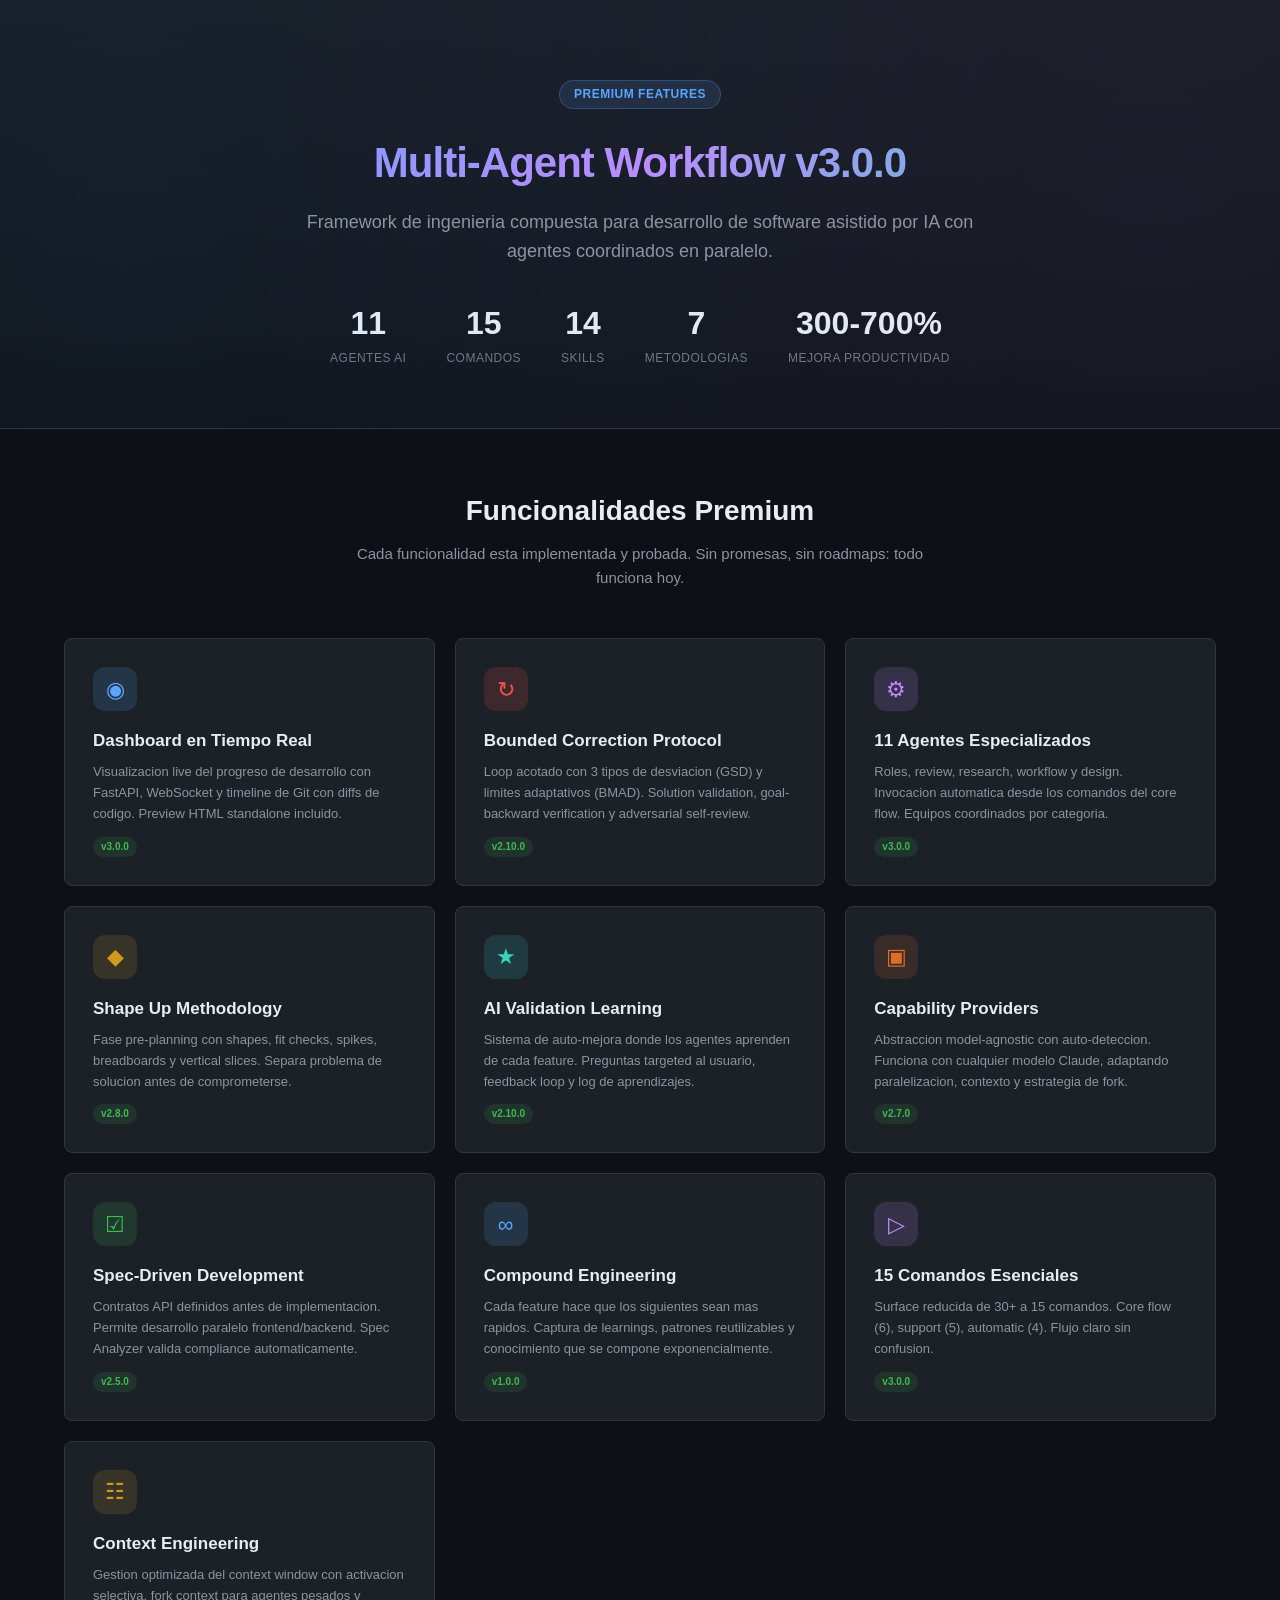
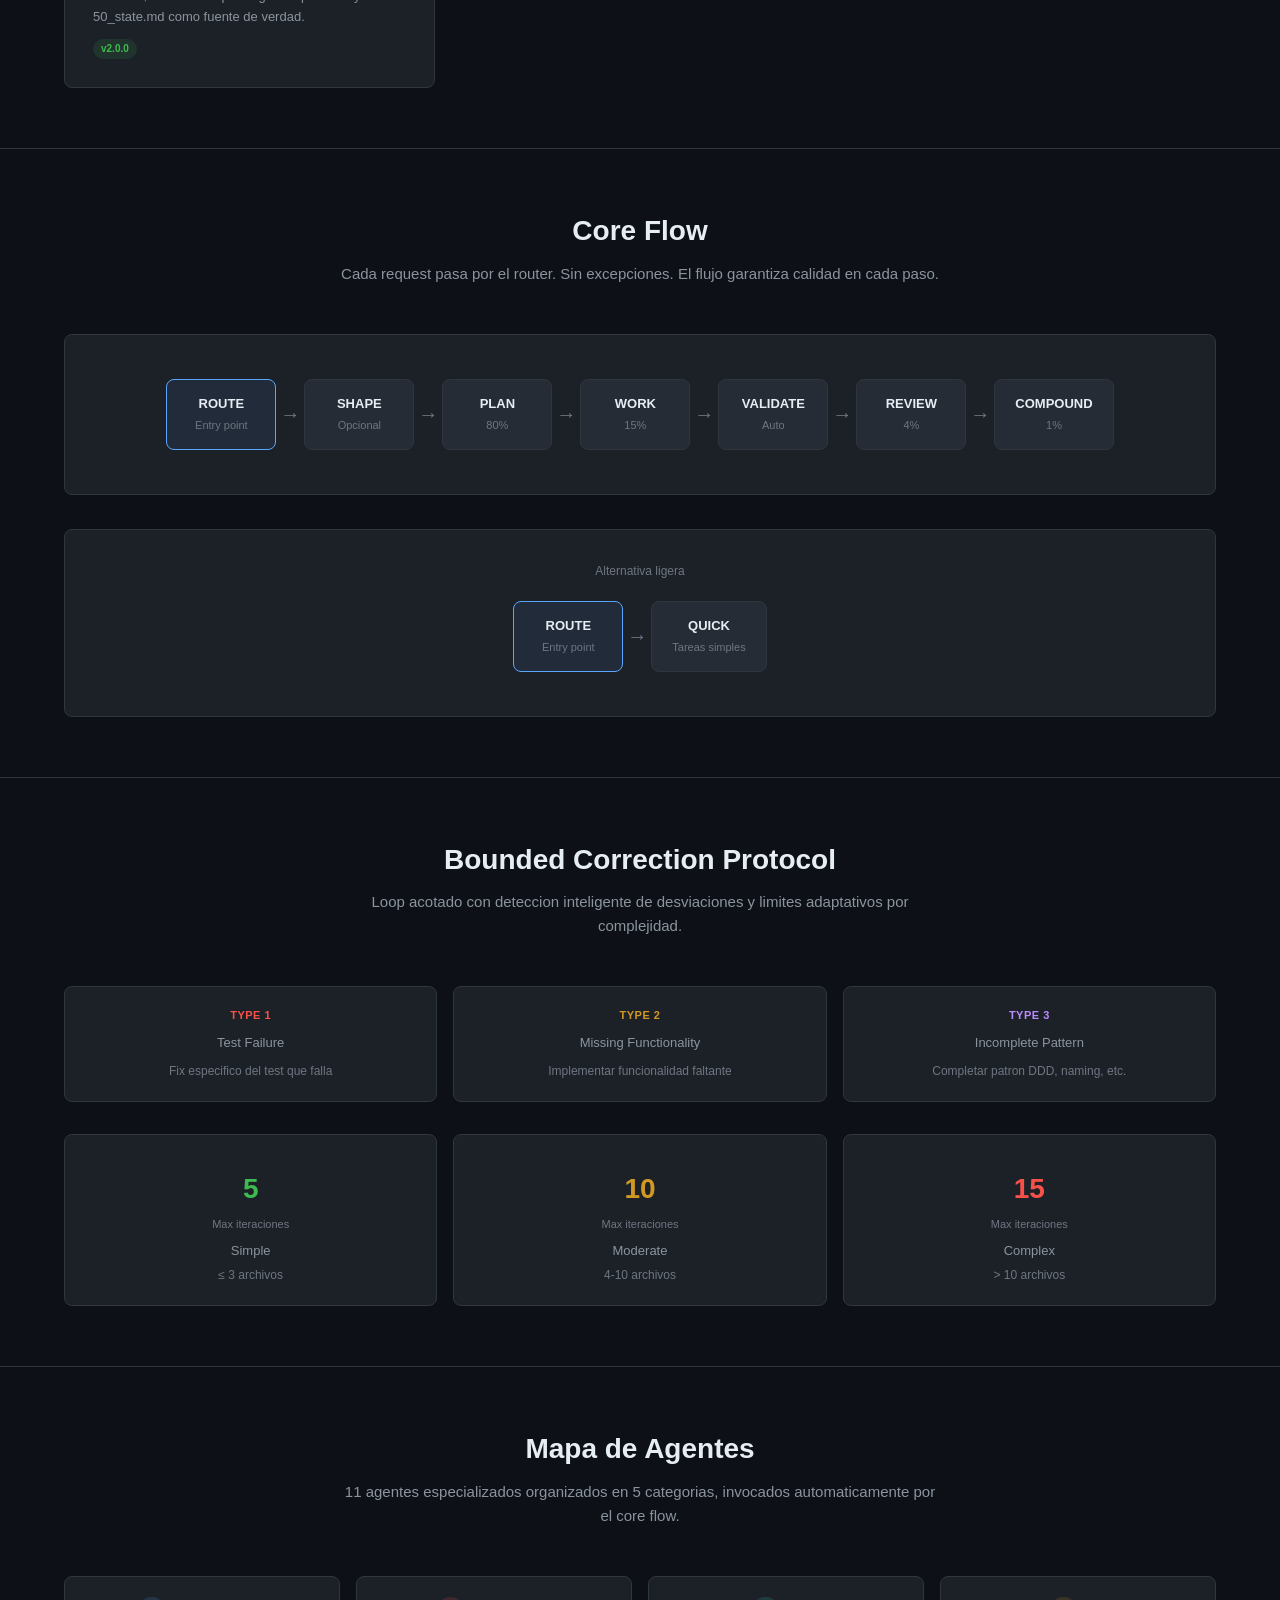
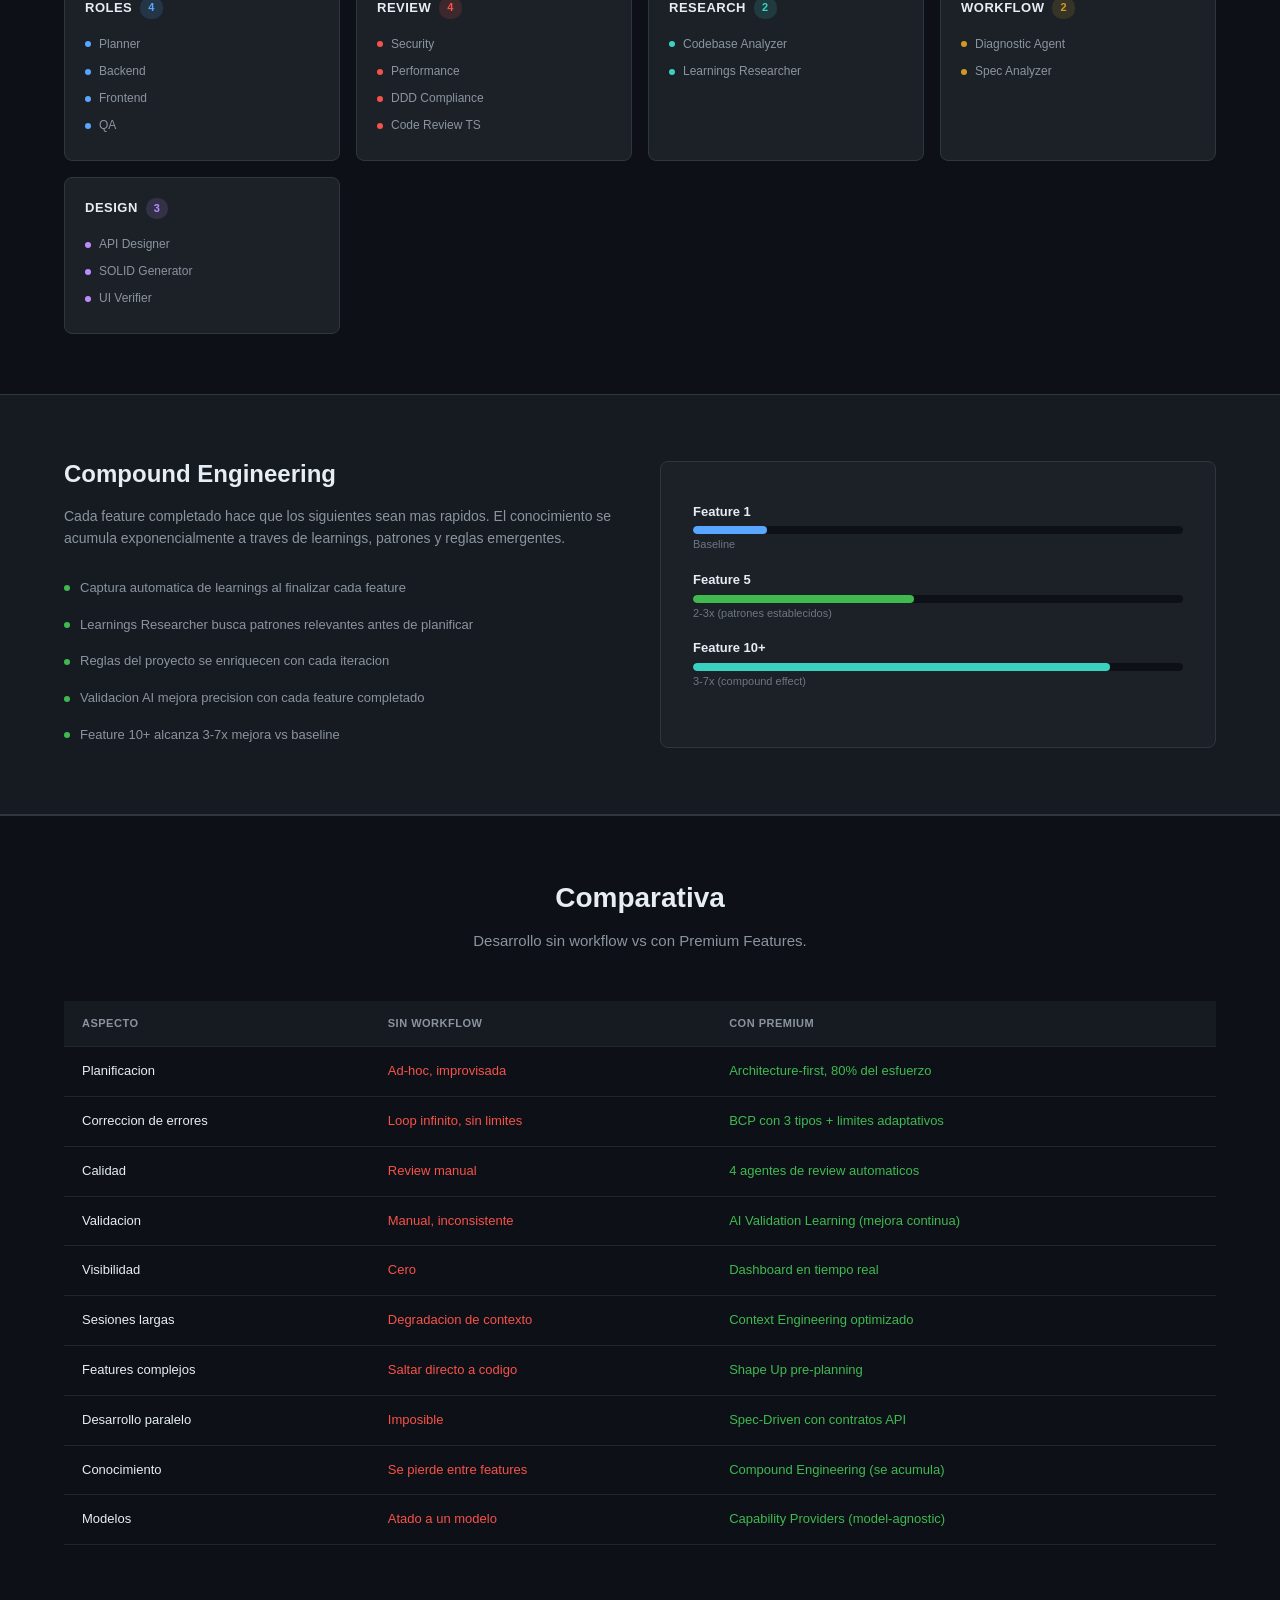
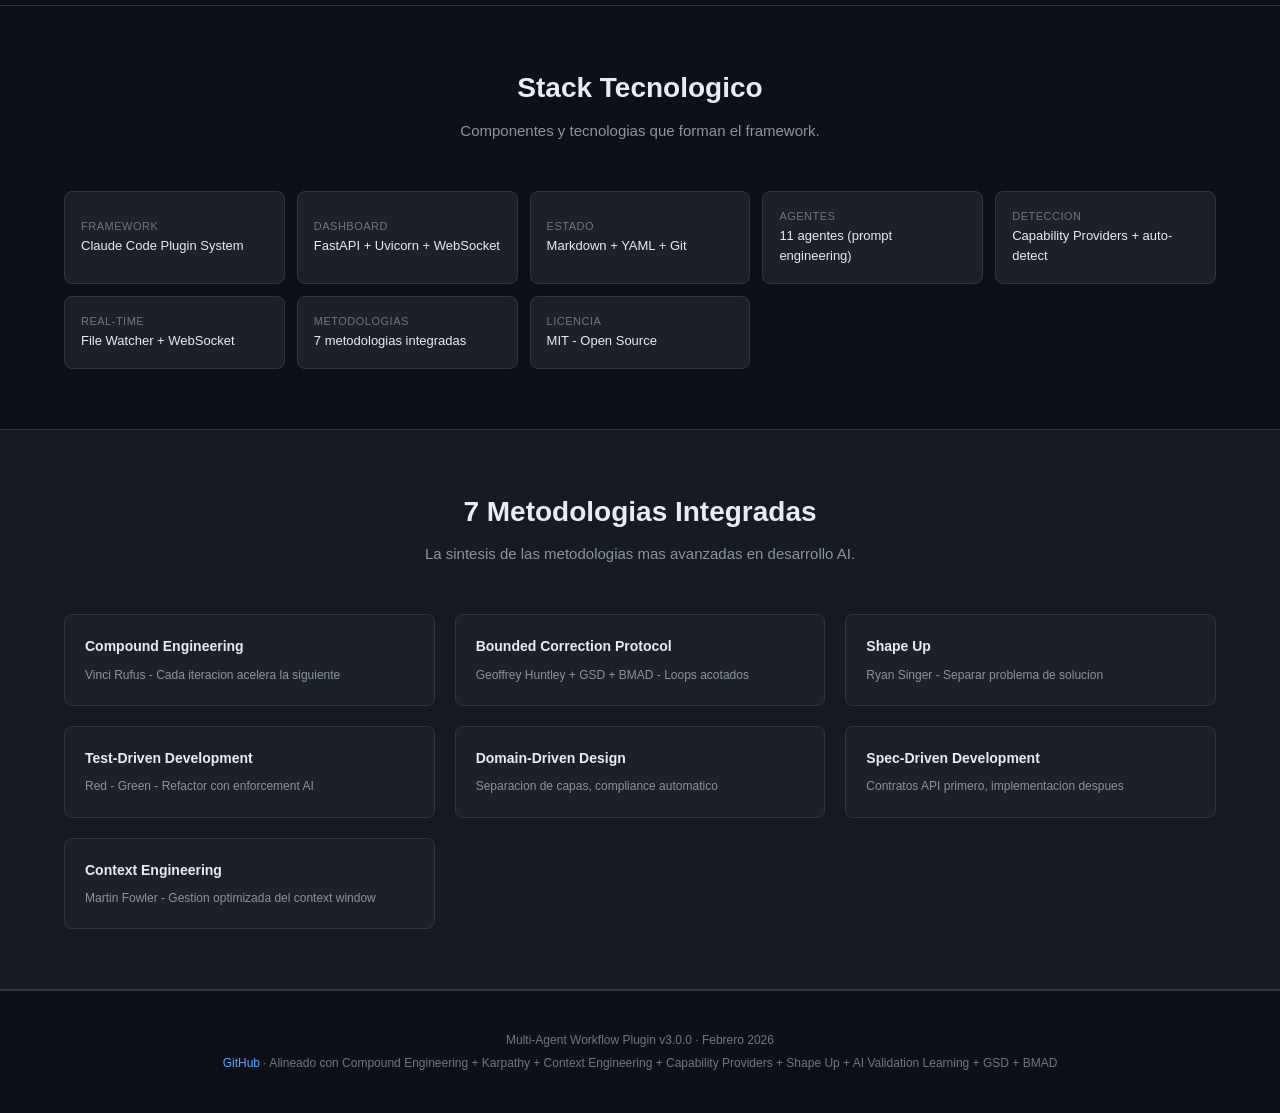
<file: premium.html>
<!DOCTYPE html>
<html lang="es">
<head>
<meta charset="UTF-8">
<meta name="viewport" content="width=device-width, initial-scale=1.0">
<title>Premium Features - Multi-Agent Workflow v3.0.0</title>
<style>
:root{--bg0:#0d1117;--bg1:#161b22;--bg2:#1c2128;--bg3:#262c36;--bd:#30363d;--bd2:#21262d;--t1:#e6edf3;--t2:#8b949e;--t3:#6e7681;--blue:#58a6ff;--green:#3fb950;--yellow:#d29922;--red:#f85149;--purple:#bc8cff;--cyan:#39d2c0;--orange:#db6d28;--r:8px;--rs:4px;--gradient:linear-gradient(135deg,#58a6ff 0%,#bc8cff 50%,#39d2c0 100%)}
*{margin:0;padding:0;box-sizing:border-box}
body{font-family:-apple-system,BlinkMacSystemFont,'Segoe UI',Helvetica,Arial,sans-serif;background:var(--bg0);color:var(--t1);line-height:1.6;font-size:14px}
a{color:var(--blue);text-decoration:none}
a:hover{text-decoration:underline}

/* Hero */
.hero{text-align:center;padding:80px 24px 60px;background:linear-gradient(180deg,var(--bg1) 0%,var(--bg0) 100%);border-bottom:1px solid var(--bd);position:relative;overflow:hidden}
.hero::before{content:'';position:absolute;top:-50%;left:-50%;width:200%;height:200%;background:radial-gradient(circle at 30% 50%,rgba(88,166,255,.06) 0%,transparent 50%),radial-gradient(circle at 70% 50%,rgba(188,140,255,.06) 0%,transparent 50%);pointer-events:none}
.hero-badge{display:inline-block;padding:4px 14px;border-radius:20px;font-size:12px;font-weight:600;letter-spacing:.5px;background:rgba(88,166,255,.12);color:var(--blue);border:1px solid rgba(88,166,255,.25);margin-bottom:20px}
.hero h1{font-size:42px;font-weight:700;letter-spacing:-1px;margin-bottom:12px;background:var(--gradient);-webkit-background-clip:text;-webkit-text-fill-color:transparent;background-clip:text}
.hero p{font-size:18px;color:var(--t2);max-width:680px;margin:0 auto 32px}
.hero-stats{display:flex;justify-content:center;gap:40px;flex-wrap:wrap}
.hero-stat{text-align:center}
.hero-stat .num{font-size:32px;font-weight:700;color:var(--t1)}
.hero-stat .label{font-size:12px;color:var(--t3);text-transform:uppercase;letter-spacing:.5px}

/* Container */
.container{max-width:1200px;margin:0 auto;padding:0 24px}

/* Section */
.section{padding:60px 0}
.section-header{text-align:center;margin-bottom:48px}
.section-header h2{font-size:28px;font-weight:700;margin-bottom:8px}
.section-header p{color:var(--t2);font-size:15px;max-width:600px;margin:0 auto}
.section-divider{border:none;border-top:1px solid var(--bd);margin:0}

/* Feature Grid */
.features-grid{display:grid;grid-template-columns:repeat(auto-fill,minmax(340px,1fr));gap:20px}
.feature-card{background:var(--bg2);border:1px solid var(--bd);border-radius:var(--r);padding:28px;transition:all .3s ease;position:relative;overflow:hidden}
.feature-card:hover{border-color:var(--blue);transform:translateY(-2px);box-shadow:0 8px 24px rgba(0,0,0,.3)}
.feature-card::after{content:'';position:absolute;top:0;left:0;right:0;height:3px;background:var(--gradient);opacity:0;transition:opacity .3s}
.feature-card:hover::after{opacity:1}
.feature-icon{width:44px;height:44px;border-radius:12px;display:flex;align-items:center;justify-content:center;font-size:22px;margin-bottom:16px}
.feature-card h3{font-size:17px;font-weight:600;margin-bottom:8px}
.feature-card p{font-size:13px;color:var(--t2);line-height:1.6}
.feature-version{display:inline-block;padding:2px 8px;border-radius:10px;font-size:10px;font-weight:600;background:rgba(63,185,80,.12);color:var(--green);margin-top:12px}

/* Icon backgrounds */
.icon-dashboard{background:rgba(88,166,255,.15);color:var(--blue)}
.icon-bcp{background:rgba(248,81,73,.15);color:var(--red)}
.icon-agents{background:rgba(188,140,255,.15);color:var(--purple)}
.icon-shape{background:rgba(210,153,34,.15);color:var(--yellow)}
.icon-learning{background:rgba(57,210,192,.15);color:var(--cyan)}
.icon-providers{background:rgba(219,109,40,.15);color:var(--orange)}
.icon-specs{background:rgba(63,185,80,.15);color:var(--green)}
.icon-compound{background:rgba(88,166,255,.15);color:var(--blue)}
.icon-commands{background:rgba(188,140,255,.15);color:var(--purple)}
.icon-context{background:rgba(210,153,34,.15);color:var(--yellow)}

/* Highlight Section */
.highlight{background:var(--bg1);border-top:1px solid var(--bd);border-bottom:1px solid var(--bd);padding:60px 0}
.highlight-grid{display:grid;grid-template-columns:1fr 1fr;gap:40px;align-items:center}
.highlight-content h2{font-size:24px;font-weight:700;margin-bottom:12px}
.highlight-content p{color:var(--t2);font-size:14px;margin-bottom:20px}
.highlight-list{list-style:none}
.highlight-list li{padding:8px 0;font-size:13px;color:var(--t2);display:flex;align-items:center;gap:10px}
.highlight-list li::before{content:'';width:6px;height:6px;border-radius:50%;background:var(--green);flex-shrink:0}

/* Flow Diagram */
.flow-diagram{background:var(--bg2);border:1px solid var(--bd);border-radius:var(--r);padding:32px;text-align:center;overflow-x:auto}
.flow-steps{display:flex;align-items:center;justify-content:center;gap:0;flex-wrap:wrap;padding:12px 0}
.flow-step{background:var(--bg3);border:1px solid var(--bd);border-radius:var(--r);padding:14px 20px;text-align:center;min-width:110px;position:relative}
.flow-step .name{font-size:13px;font-weight:600;color:var(--t1)}
.flow-step .weight{font-size:11px;color:var(--t3);margin-top:2px}
.flow-arrow{color:var(--t3);font-size:20px;padding:0 4px;flex-shrink:0}
.flow-step.active{border-color:var(--blue);background:rgba(88,166,255,.08)}

/* Comparison Table */
.comparison{overflow-x:auto}
.comparison table{width:100%;border-collapse:collapse;font-size:13px}
.comparison th,.comparison td{padding:14px 18px;text-align:left;border-bottom:1px solid var(--bd2)}
.comparison th{background:var(--bg1);color:var(--t2);font-size:11px;text-transform:uppercase;letter-spacing:.5px;font-weight:600}
.comparison td:first-child{font-weight:500;color:var(--t1)}
.comparison .col-without{color:var(--red)}
.comparison .col-with{color:var(--green)}
.comparison tr:hover td{background:var(--bg3)}

/* Agent Map */
.agent-map{display:grid;grid-template-columns:repeat(auto-fill,minmax(220px,1fr));gap:16px}
.agent-group{background:var(--bg2);border:1px solid var(--bd);border-radius:var(--r);padding:20px}
.agent-group-title{font-size:13px;font-weight:600;text-transform:uppercase;letter-spacing:.5px;margin-bottom:12px;display:flex;align-items:center;gap:8px}
.agent-group-count{font-size:11px;padding:2px 8px;border-radius:10px;font-weight:600}
.agent-item{font-size:12px;color:var(--t2);padding:4px 0;display:flex;align-items:center;gap:8px}
.agent-dot{width:6px;height:6px;border-radius:50%;flex-shrink:0}

/* BCP Section */
.bcp-grid{display:grid;grid-template-columns:repeat(3,1fr);gap:16px}
.bcp-card{background:var(--bg2);border:1px solid var(--bd);border-radius:var(--r);padding:20px;text-align:center}
.bcp-card .type{font-size:11px;text-transform:uppercase;letter-spacing:.5px;font-weight:600;margin-bottom:8px}
.bcp-card .desc{font-size:13px;color:var(--t2)}
.bcp-card .limit{font-size:28px;font-weight:700;margin:12px 0 4px}
.bcp-card .limit-label{font-size:11px;color:var(--t3)}

/* Tech Stack */
.tech-grid{display:grid;grid-template-columns:repeat(auto-fill,minmax(200px,1fr));gap:12px}
.tech-item{background:var(--bg2);border:1px solid var(--bd);border-radius:var(--r);padding:16px;display:flex;align-items:center;gap:12px}
.tech-label{font-size:11px;color:var(--t3);text-transform:uppercase;letter-spacing:.5px}
.tech-value{font-size:13px;font-weight:500;color:var(--t1)}

/* Footer */
.footer{text-align:center;padding:40px 24px;border-top:1px solid var(--bd);color:var(--t3);font-size:12px}
.footer a{color:var(--blue)}

/* Responsive */
@media(max-width:768px){
  .hero h1{font-size:28px}
  .hero p{font-size:15px}
  .hero-stats{gap:24px}
  .hero-stat .num{font-size:24px}
  .features-grid{grid-template-columns:1fr}
  .highlight-grid{grid-template-columns:1fr}
  .bcp-grid{grid-template-columns:1fr}
  .flow-steps{gap:8px}
  .agent-map{grid-template-columns:1fr 1fr}
}
@media(max-width:480px){
  .agent-map{grid-template-columns:1fr}
}
</style>
</head>
<body>

<!-- Hero -->
<header class="hero">
  <div class="hero-badge">PREMIUM FEATURES</div>
  <h1>Multi-Agent Workflow v3.0.0</h1>
  <p>Framework de ingenieria compuesta para desarrollo de software asistido por IA con agentes coordinados en paralelo.</p>
  <div class="hero-stats">
    <div class="hero-stat">
      <div class="num">11</div>
      <div class="label">Agentes AI</div>
    </div>
    <div class="hero-stat">
      <div class="num">15</div>
      <div class="label">Comandos</div>
    </div>
    <div class="hero-stat">
      <div class="num">14</div>
      <div class="label">Skills</div>
    </div>
    <div class="hero-stat">
      <div class="num">7</div>
      <div class="label">Metodologias</div>
    </div>
    <div class="hero-stat">
      <div class="num">300-700%</div>
      <div class="label">Mejora Productividad</div>
    </div>
  </div>
</header>

<!-- Core Features -->
<section class="section">
  <div class="container">
    <div class="section-header">
      <h2>Funcionalidades Premium</h2>
      <p>Cada funcionalidad esta implementada y probada. Sin promesas, sin roadmaps: todo funciona hoy.</p>
    </div>

    <div class="features-grid">
      <!-- 1. Dashboard -->
      <div class="feature-card">
        <div class="feature-icon icon-dashboard">&#9673;</div>
        <h3>Dashboard en Tiempo Real</h3>
        <p>Visualizacion live del progreso de desarrollo con FastAPI, WebSocket y timeline de Git con diffs de codigo. Preview HTML standalone incluido.</p>
        <div class="feature-version">v3.0.0</div>
      </div>

      <!-- 2. BCP -->
      <div class="feature-card">
        <div class="feature-icon icon-bcp">&#8635;</div>
        <h3>Bounded Correction Protocol</h3>
        <p>Loop acotado con 3 tipos de desviacion (GSD) y limites adaptativos (BMAD). Solution validation, goal-backward verification y adversarial self-review.</p>
        <div class="feature-version">v2.10.0</div>
      </div>

      <!-- 3. Agents -->
      <div class="feature-card">
        <div class="feature-icon icon-agents">&#9881;</div>
        <h3>11 Agentes Especializados</h3>
        <p>Roles, review, research, workflow y design. Invocacion automatica desde los comandos del core flow. Equipos coordinados por categoria.</p>
        <div class="feature-version">v3.0.0</div>
      </div>

      <!-- 4. Shape Up -->
      <div class="feature-card">
        <div class="feature-icon icon-shape">&#9670;</div>
        <h3>Shape Up Methodology</h3>
        <p>Fase pre-planning con shapes, fit checks, spikes, breadboards y vertical slices. Separa problema de solucion antes de comprometerse.</p>
        <div class="feature-version">v2.8.0</div>
      </div>

      <!-- 5. Validation Learning -->
      <div class="feature-card">
        <div class="feature-icon icon-learning">&#9733;</div>
        <h3>AI Validation Learning</h3>
        <p>Sistema de auto-mejora donde los agentes aprenden de cada feature. Preguntas targeted al usuario, feedback loop y log de aprendizajes.</p>
        <div class="feature-version">v2.10.0</div>
      </div>

      <!-- 6. Capability Providers -->
      <div class="feature-card">
        <div class="feature-icon icon-providers">&#9635;</div>
        <h3>Capability Providers</h3>
        <p>Abstraccion model-agnostic con auto-deteccion. Funciona con cualquier modelo Claude, adaptando paralelizacion, contexto y estrategia de fork.</p>
        <div class="feature-version">v2.7.0</div>
      </div>

      <!-- 7. Spec-Driven -->
      <div class="feature-card">
        <div class="feature-icon icon-specs">&#9745;</div>
        <h3>Spec-Driven Development</h3>
        <p>Contratos API definidos antes de implementacion. Permite desarrollo paralelo frontend/backend. Spec Analyzer valida compliance automaticamente.</p>
        <div class="feature-version">v2.5.0</div>
      </div>

      <!-- 8. Compound Engineering -->
      <div class="feature-card">
        <div class="feature-icon icon-compound">&#8734;</div>
        <h3>Compound Engineering</h3>
        <p>Cada feature hace que los siguientes sean mas rapidos. Captura de learnings, patrones reutilizables y conocimiento que se compone exponencialmente.</p>
        <div class="feature-version">v1.0.0</div>
      </div>

      <!-- 9. Commands -->
      <div class="feature-card">
        <div class="feature-icon icon-commands">&#9655;</div>
        <h3>15 Comandos Esenciales</h3>
        <p>Surface reducida de 30+ a 15 comandos. Core flow (6), support (5), automatic (4). Flujo claro sin confusion.</p>
        <div class="feature-version">v3.0.0</div>
      </div>

      <!-- 10. Context Engineering -->
      <div class="feature-card">
        <div class="feature-icon icon-context">&#9783;</div>
        <h3>Context Engineering</h3>
        <p>Gestion optimizada del context window con activacion selectiva, fork context para agentes pesados y 50_state.md como fuente de verdad.</p>
        <div class="feature-version">v2.0.0</div>
      </div>
    </div>
  </div>
</section>

<hr class="section-divider">

<!-- Workflow Flow -->
<section class="section">
  <div class="container">
    <div class="section-header">
      <h2>Core Flow</h2>
      <p>Cada request pasa por el router. Sin excepciones. El flujo garantiza calidad en cada paso.</p>
    </div>

    <div class="flow-diagram">
      <div class="flow-steps">
        <div class="flow-step active">
          <div class="name">ROUTE</div>
          <div class="weight">Entry point</div>
        </div>
        <div class="flow-arrow">&#8594;</div>
        <div class="flow-step">
          <div class="name">SHAPE</div>
          <div class="weight">Opcional</div>
        </div>
        <div class="flow-arrow">&#8594;</div>
        <div class="flow-step">
          <div class="name">PLAN</div>
          <div class="weight">80%</div>
        </div>
        <div class="flow-arrow">&#8594;</div>
        <div class="flow-step">
          <div class="name">WORK</div>
          <div class="weight">15%</div>
        </div>
        <div class="flow-arrow">&#8594;</div>
        <div class="flow-step">
          <div class="name">VALIDATE</div>
          <div class="weight">Auto</div>
        </div>
        <div class="flow-arrow">&#8594;</div>
        <div class="flow-step">
          <div class="name">REVIEW</div>
          <div class="weight">4%</div>
        </div>
        <div class="flow-arrow">&#8594;</div>
        <div class="flow-step">
          <div class="name">COMPOUND</div>
          <div class="weight">1%</div>
        </div>
      </div>
    </div>

    <br>
    <div class="flow-diagram" style="margin-top:12px">
      <div style="font-size:12px;color:var(--t3);margin-bottom:8px">Alternativa ligera</div>
      <div class="flow-steps">
        <div class="flow-step active">
          <div class="name">ROUTE</div>
          <div class="weight">Entry point</div>
        </div>
        <div class="flow-arrow">&#8594;</div>
        <div class="flow-step">
          <div class="name">QUICK</div>
          <div class="weight">Tareas simples</div>
        </div>
      </div>
    </div>
  </div>
</section>

<hr class="section-divider">

<!-- BCP Detail -->
<section class="section">
  <div class="container">
    <div class="section-header">
      <h2>Bounded Correction Protocol</h2>
      <p>Loop acotado con deteccion inteligente de desviaciones y limites adaptativos por complejidad.</p>
    </div>

    <div class="bcp-grid" style="margin-bottom:32px">
      <div class="bcp-card">
        <div class="type" style="color:var(--red)">Type 1</div>
        <div class="desc">Test Failure</div>
        <p style="font-size:12px;color:var(--t3);margin-top:8px">Fix especifico del test que falla</p>
      </div>
      <div class="bcp-card">
        <div class="type" style="color:var(--yellow)">Type 2</div>
        <div class="desc">Missing Functionality</div>
        <p style="font-size:12px;color:var(--t3);margin-top:8px">Implementar funcionalidad faltante</p>
      </div>
      <div class="bcp-card">
        <div class="type" style="color:var(--purple)">Type 3</div>
        <div class="desc">Incomplete Pattern</div>
        <p style="font-size:12px;color:var(--t3);margin-top:8px">Completar patron DDD, naming, etc.</p>
      </div>
    </div>

    <div class="bcp-grid">
      <div class="bcp-card">
        <div class="limit" style="color:var(--green)">5</div>
        <div class="limit-label">Max iteraciones</div>
        <div class="desc" style="margin-top:8px">Simple</div>
        <p style="font-size:12px;color:var(--t3);margin-top:4px">&le; 3 archivos</p>
      </div>
      <div class="bcp-card">
        <div class="limit" style="color:var(--yellow)">10</div>
        <div class="limit-label">Max iteraciones</div>
        <div class="desc" style="margin-top:8px">Moderate</div>
        <p style="font-size:12px;color:var(--t3);margin-top:4px">4-10 archivos</p>
      </div>
      <div class="bcp-card">
        <div class="limit" style="color:var(--red)">15</div>
        <div class="limit-label">Max iteraciones</div>
        <div class="desc" style="margin-top:8px">Complex</div>
        <p style="font-size:12px;color:var(--t3);margin-top:4px">&gt; 10 archivos</p>
      </div>
    </div>
  </div>
</section>

<hr class="section-divider">

<!-- Agent Map -->
<section class="section">
  <div class="container">
    <div class="section-header">
      <h2>Mapa de Agentes</h2>
      <p>11 agentes especializados organizados en 5 categorias, invocados automaticamente por el core flow.</p>
    </div>

    <div class="agent-map">
      <div class="agent-group">
        <div class="agent-group-title">
          Roles <span class="agent-group-count" style="background:rgba(88,166,255,.15);color:var(--blue)">4</span>
        </div>
        <div class="agent-item"><span class="agent-dot" style="background:var(--blue)"></span> Planner</div>
        <div class="agent-item"><span class="agent-dot" style="background:var(--blue)"></span> Backend</div>
        <div class="agent-item"><span class="agent-dot" style="background:var(--blue)"></span> Frontend</div>
        <div class="agent-item"><span class="agent-dot" style="background:var(--blue)"></span> QA</div>
      </div>

      <div class="agent-group">
        <div class="agent-group-title">
          Review <span class="agent-group-count" style="background:rgba(248,81,73,.15);color:var(--red)">4</span>
        </div>
        <div class="agent-item"><span class="agent-dot" style="background:var(--red)"></span> Security</div>
        <div class="agent-item"><span class="agent-dot" style="background:var(--red)"></span> Performance</div>
        <div class="agent-item"><span class="agent-dot" style="background:var(--red)"></span> DDD Compliance</div>
        <div class="agent-item"><span class="agent-dot" style="background:var(--red)"></span> Code Review TS</div>
      </div>

      <div class="agent-group">
        <div class="agent-group-title">
          Research <span class="agent-group-count" style="background:rgba(57,210,192,.15);color:var(--cyan)">2</span>
        </div>
        <div class="agent-item"><span class="agent-dot" style="background:var(--cyan)"></span> Codebase Analyzer</div>
        <div class="agent-item"><span class="agent-dot" style="background:var(--cyan)"></span> Learnings Researcher</div>
      </div>

      <div class="agent-group">
        <div class="agent-group-title">
          Workflow <span class="agent-group-count" style="background:rgba(210,153,34,.15);color:var(--yellow)">2</span>
        </div>
        <div class="agent-item"><span class="agent-dot" style="background:var(--yellow)"></span> Diagnostic Agent</div>
        <div class="agent-item"><span class="agent-dot" style="background:var(--yellow)"></span> Spec Analyzer</div>
      </div>

      <div class="agent-group">
        <div class="agent-group-title">
          Design <span class="agent-group-count" style="background:rgba(188,140,255,.15);color:var(--purple)">3</span>
        </div>
        <div class="agent-item"><span class="agent-dot" style="background:var(--purple)"></span> API Designer</div>
        <div class="agent-item"><span class="agent-dot" style="background:var(--purple)"></span> SOLID Generator</div>
        <div class="agent-item"><span class="agent-dot" style="background:var(--purple)"></span> UI Verifier</div>
      </div>
    </div>
  </div>
</section>

<!-- Highlight: Compound Engineering -->
<section class="highlight">
  <div class="container">
    <div class="highlight-grid">
      <div class="highlight-content">
        <h2>Compound Engineering</h2>
        <p>Cada feature completado hace que los siguientes sean mas rapidos. El conocimiento se acumula exponencialmente a traves de learnings, patrones y reglas emergentes.</p>
        <ul class="highlight-list">
          <li>Captura automatica de learnings al finalizar cada feature</li>
          <li>Learnings Researcher busca patrones relevantes antes de planificar</li>
          <li>Reglas del proyecto se enriquecen con cada iteracion</li>
          <li>Validacion AI mejora precision con cada feature completado</li>
          <li>Feature 10+ alcanza 3-7x mejora vs baseline</li>
        </ul>
      </div>
      <div>
        <div class="flow-diagram">
          <div style="text-align:left;padding:8px 0">
            <div style="margin-bottom:16px">
              <div style="font-size:13px;font-weight:600;color:var(--t1);margin-bottom:4px">Feature 1</div>
              <div style="height:8px;background:var(--bg0);border-radius:4px;overflow:hidden"><div style="height:100%;width:15%;background:var(--blue);border-radius:4px"></div></div>
              <div style="font-size:11px;color:var(--t3);margin-top:2px">Baseline</div>
            </div>
            <div style="margin-bottom:16px">
              <div style="font-size:13px;font-weight:600;color:var(--t1);margin-bottom:4px">Feature 5</div>
              <div style="height:8px;background:var(--bg0);border-radius:4px;overflow:hidden"><div style="height:100%;width:45%;background:var(--green);border-radius:4px"></div></div>
              <div style="font-size:11px;color:var(--t3);margin-top:2px">2-3x (patrones establecidos)</div>
            </div>
            <div style="margin-bottom:16px">
              <div style="font-size:13px;font-weight:600;color:var(--t1);margin-bottom:4px">Feature 10+</div>
              <div style="height:8px;background:var(--bg0);border-radius:4px;overflow:hidden"><div style="height:100%;width:85%;background:var(--cyan);border-radius:4px"></div></div>
              <div style="font-size:11px;color:var(--t3);margin-top:2px">3-7x (compound effect)</div>
            </div>
          </div>
        </div>
      </div>
    </div>
  </div>
</section>

<hr class="section-divider">

<!-- Comparison -->
<section class="section">
  <div class="container">
    <div class="section-header">
      <h2>Comparativa</h2>
      <p>Desarrollo sin workflow vs con Premium Features.</p>
    </div>

    <div class="comparison">
      <table>
        <thead>
          <tr>
            <th>Aspecto</th>
            <th>Sin Workflow</th>
            <th>Con Premium</th>
          </tr>
        </thead>
        <tbody>
          <tr>
            <td>Planificacion</td>
            <td class="col-without">Ad-hoc, improvisada</td>
            <td class="col-with">Architecture-first, 80% del esfuerzo</td>
          </tr>
          <tr>
            <td>Correccion de errores</td>
            <td class="col-without">Loop infinito, sin limites</td>
            <td class="col-with">BCP con 3 tipos + limites adaptativos</td>
          </tr>
          <tr>
            <td>Calidad</td>
            <td class="col-without">Review manual</td>
            <td class="col-with">4 agentes de review automaticos</td>
          </tr>
          <tr>
            <td>Validacion</td>
            <td class="col-without">Manual, inconsistente</td>
            <td class="col-with">AI Validation Learning (mejora continua)</td>
          </tr>
          <tr>
            <td>Visibilidad</td>
            <td class="col-without">Cero</td>
            <td class="col-with">Dashboard en tiempo real</td>
          </tr>
          <tr>
            <td>Sesiones largas</td>
            <td class="col-without">Degradacion de contexto</td>
            <td class="col-with">Context Engineering optimizado</td>
          </tr>
          <tr>
            <td>Features complejos</td>
            <td class="col-without">Saltar directo a codigo</td>
            <td class="col-with">Shape Up pre-planning</td>
          </tr>
          <tr>
            <td>Desarrollo paralelo</td>
            <td class="col-without">Imposible</td>
            <td class="col-with">Spec-Driven con contratos API</td>
          </tr>
          <tr>
            <td>Conocimiento</td>
            <td class="col-without">Se pierde entre features</td>
            <td class="col-with">Compound Engineering (se acumula)</td>
          </tr>
          <tr>
            <td>Modelos</td>
            <td class="col-without">Atado a un modelo</td>
            <td class="col-with">Capability Providers (model-agnostic)</td>
          </tr>
        </tbody>
      </table>
    </div>
  </div>
</section>

<hr class="section-divider">

<!-- Tech Stack -->
<section class="section">
  <div class="container">
    <div class="section-header">
      <h2>Stack Tecnologico</h2>
      <p>Componentes y tecnologias que forman el framework.</p>
    </div>

    <div class="tech-grid">
      <div class="tech-item">
        <div>
          <div class="tech-label">Framework</div>
          <div class="tech-value">Claude Code Plugin System</div>
        </div>
      </div>
      <div class="tech-item">
        <div>
          <div class="tech-label">Dashboard</div>
          <div class="tech-value">FastAPI + Uvicorn + WebSocket</div>
        </div>
      </div>
      <div class="tech-item">
        <div>
          <div class="tech-label">Estado</div>
          <div class="tech-value">Markdown + YAML + Git</div>
        </div>
      </div>
      <div class="tech-item">
        <div>
          <div class="tech-label">Agentes</div>
          <div class="tech-value">11 agentes (prompt engineering)</div>
        </div>
      </div>
      <div class="tech-item">
        <div>
          <div class="tech-label">Deteccion</div>
          <div class="tech-value">Capability Providers + auto-detect</div>
        </div>
      </div>
      <div class="tech-item">
        <div>
          <div class="tech-label">Real-time</div>
          <div class="tech-value">File Watcher + WebSocket</div>
        </div>
      </div>
      <div class="tech-item">
        <div>
          <div class="tech-label">Metodologias</div>
          <div class="tech-value">7 metodologias integradas</div>
        </div>
      </div>
      <div class="tech-item">
        <div>
          <div class="tech-label">Licencia</div>
          <div class="tech-value">MIT - Open Source</div>
        </div>
      </div>
    </div>
  </div>
</section>

<!-- Methodologies -->
<section class="highlight">
  <div class="container">
    <div class="section-header">
      <h2>7 Metodologias Integradas</h2>
      <p>La sintesis de las metodologias mas avanzadas en desarrollo AI.</p>
    </div>

    <div class="features-grid" style="grid-template-columns:repeat(auto-fill,minmax(280px,1fr))">
      <div class="feature-card" style="padding:20px">
        <h3 style="font-size:14px">Compound Engineering</h3>
        <p style="font-size:12px">Vinci Rufus - Cada iteracion acelera la siguiente</p>
      </div>
      <div class="feature-card" style="padding:20px">
        <h3 style="font-size:14px">Bounded Correction Protocol</h3>
        <p style="font-size:12px">Geoffrey Huntley + GSD + BMAD - Loops acotados</p>
      </div>
      <div class="feature-card" style="padding:20px">
        <h3 style="font-size:14px">Shape Up</h3>
        <p style="font-size:12px">Ryan Singer - Separar problema de solucion</p>
      </div>
      <div class="feature-card" style="padding:20px">
        <h3 style="font-size:14px">Test-Driven Development</h3>
        <p style="font-size:12px">Red - Green - Refactor con enforcement AI</p>
      </div>
      <div class="feature-card" style="padding:20px">
        <h3 style="font-size:14px">Domain-Driven Design</h3>
        <p style="font-size:12px">Separacion de capas, compliance automatico</p>
      </div>
      <div class="feature-card" style="padding:20px">
        <h3 style="font-size:14px">Spec-Driven Development</h3>
        <p style="font-size:12px">Contratos API primero, implementacion despues</p>
      </div>
      <div class="feature-card" style="padding:20px">
        <h3 style="font-size:14px">Context Engineering</h3>
        <p style="font-size:12px">Martin Fowler - Gestion optimizada del context window</p>
      </div>
    </div>
  </div>
</section>

<!-- Footer -->
<footer class="footer">
  <p>Multi-Agent Workflow Plugin v3.0.0 &middot; Febrero 2026</p>
  <p style="margin-top:4px">
    <a href="https://github.com/arazvan-ec/workflow">GitHub</a> &middot;
    Alineado con Compound Engineering + Karpathy + Context Engineering + Capability Providers + Shape Up + AI Validation Learning + GSD + BMAD
  </p>
</footer>

</body>
</html>
</file>
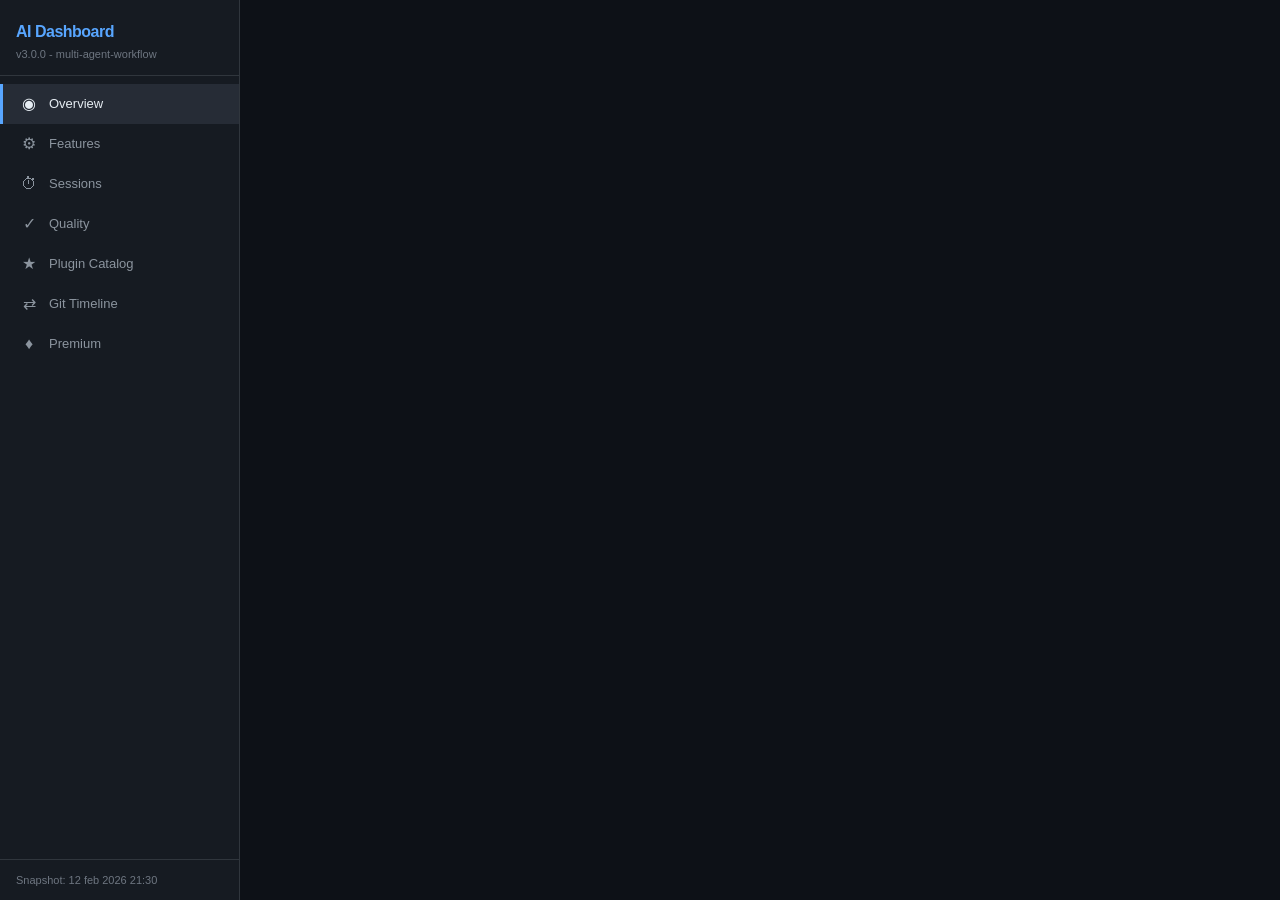
<file: dashboard/_preview_template.html>
<!DOCTYPE html>
<html lang="es">
<head>
<meta charset="UTF-8">
<meta name="viewport" content="width=device-width, initial-scale=1.0">
<title>AI Development Dashboard - SNAAPI</title>
<style>
:root{--bg0:#0d1117;--bg1:#161b22;--bg2:#1c2128;--bg3:#262c36;--bd:#30363d;--bd2:#21262d;--t1:#e6edf3;--t2:#8b949e;--t3:#6e7681;--blue:#58a6ff;--green:#3fb950;--yellow:#d29922;--red:#f85149;--purple:#bc8cff;--cyan:#39d2c0;--orange:#db6d28;--r:8px;--rs:4px}
*{margin:0;padding:0;box-sizing:border-box}
body{font-family:-apple-system,BlinkMacSystemFont,'Segoe UI',Helvetica,Arial,sans-serif;background:var(--bg0);color:var(--t1);line-height:1.5;font-size:14px}
.app{display:flex;min-height:100vh}
.sidebar{width:240px;background:var(--bg1);border-right:1px solid var(--bd);display:flex;flex-direction:column;position:fixed;top:0;left:0;height:100vh;z-index:10}
.sidebar-header{padding:20px 16px 12px;border-bottom:1px solid var(--bd)}
.logo{font-size:16px;font-weight:700;color:var(--blue);letter-spacing:-.5px}
.version{font-size:11px;color:var(--t3);display:block;margin-top:2px}
.nav-links{list-style:none;padding:8px 0;flex:1;overflow-y:auto}
.nav-link{display:flex;align-items:center;gap:10px;padding:8px 16px;color:var(--t2);text-decoration:none;font-size:13px;font-weight:500;cursor:pointer;border-left:3px solid transparent;transition:.2s}
.nav-link:hover{background:var(--bg3);color:var(--t1)}
.nav-link.active{color:var(--t1);background:var(--bg3);border-left-color:var(--blue)}
.ni{font-size:16px;width:20px;text-align:center}
.sidebar-footer{padding:12px 16px;border-top:1px solid var(--bd);font-size:11px;color:var(--t3)}
.content{flex:1;margin-left:240px;padding:24px 32px;min-height:100vh}
.ph{margin-bottom:24px}
.ph h2{font-size:22px;font-weight:600;margin-bottom:4px}
.ph p{color:var(--t2);font-size:13px}
.mg{display:grid;grid-template-columns:repeat(auto-fit,minmax(200px,1fr));gap:16px;margin-bottom:24px}
.mc{background:var(--bg2);border:1px solid var(--bd);border-radius:var(--r);padding:20px;transition:.2s}
.mc:hover{border-color:var(--blue)}
.ml{font-size:12px;color:var(--t2);text-transform:uppercase;letter-spacing:.5px;margin-bottom:8px}
.mv{font-size:28px;font-weight:700;line-height:1.2}
.ms{font-size:12px;color:var(--t3);margin-top:4px}
.card{background:var(--bg2);border:1px solid var(--bd);border-radius:var(--r);margin-bottom:16px;overflow:hidden}
.ch{padding:16px 20px;border-bottom:1px solid var(--bd2);display:flex;justify-content:space-between;align-items:center}
.ch h3{font-size:15px;font-weight:600}
.cb{padding:20px}
.fg{display:grid;grid-template-columns:repeat(auto-fill,minmax(380px,1fr));gap:16px;margin-bottom:24px}
.fc{background:var(--bg2);border:1px solid var(--bd);border-radius:var(--r);padding:20px;cursor:pointer;transition:.2s}
.fc:hover{border-color:var(--blue);transform:translateY(-1px);box-shadow:0 1px 3px rgba(0,0,0,.3)}
.fch{display:flex;justify-content:space-between;align-items:flex-start;margin-bottom:16px}
.fn{font-size:15px;font-weight:600}
.fw{font-size:11px;color:var(--t3);margin-top:2px}
.badge{display:inline-block;padding:2px 10px;border-radius:12px;font-size:11px;font-weight:600;text-transform:uppercase;letter-spacing:.3px}
.b-pending{background:rgba(139,148,158,.15);color:var(--t2)}
.b-progress{background:rgba(88,166,255,.15);color:var(--blue)}
.b-completed{background:rgba(63,185,80,.15);color:var(--green)}
.b-blocked{background:rgba(248,81,73,.15);color:var(--red)}
.b-waiting{background:rgba(210,153,34,.15);color:var(--yellow)}
.pbc{margin-bottom:12px}
.pl{display:flex;justify-content:space-between;font-size:12px;margin-bottom:4px}
.pln{color:var(--t2)}.plv{color:var(--t3);font-weight:600}
.pb{height:6px;background:var(--bg0);border-radius:3px;overflow:hidden}
.pf{height:100%;border-radius:3px;transition:width .5s}
.pf-blue{background:var(--blue)}.pf-green{background:var(--green)}.pf-yellow{background:var(--yellow)}.pf-red{background:var(--red)}.pf-purple{background:var(--purple)}
.rg{display:grid;grid-template-columns:repeat(4,1fr);gap:4px;margin-top:12px}
.rs{height:4px;border-radius:2px}
.rs-p{background:var(--t2);opacity:.3}.rs-i{background:var(--blue)}.rs-c{background:var(--green)}.rs-b{background:var(--red)}
table{width:100%;border-collapse:collapse}
th,td{padding:10px 16px;text-align:left;border-bottom:1px solid var(--bd2);font-size:13px}
th{color:var(--t2);font-weight:600;font-size:11px;text-transform:uppercase;letter-spacing:.5px;background:var(--bg1)}
tr:hover td{background:var(--bg3)}
.rdg{display:grid;grid-template-columns:repeat(auto-fit,minmax(280px,1fr));gap:16px;margin-bottom:24px}
.rc{background:var(--bg2);border:1px solid var(--bd);border-radius:var(--r);padding:16px}
.rch{display:flex;justify-content:space-between;align-items:center;margin-bottom:12px}
.rt{font-size:14px;font-weight:600;text-transform:capitalize}
.cp{width:56px;height:56px;position:relative}
.cp svg{transform:rotate(-90deg);width:56px;height:56px}
.cp .trk{fill:none;stroke:var(--bg0);stroke-width:4}
.cp .fl{fill:none;stroke-width:4;stroke-linecap:round}
.cp .vl{position:absolute;top:50%;left:50%;transform:translate(-50%,-50%);font-size:12px;font-weight:700}
.sc{background:var(--bg2);border:1px solid var(--bd);border-radius:var(--r);padding:16px;margin-bottom:12px;transition:.2s}
.sc:hover{border-color:var(--blue)}
.sh{display:flex;justify-content:space-between;align-items:center;margin-bottom:12px}
.ss{font-weight:600;font-size:14px;color:var(--blue)}
.sd{font-size:12px;color:var(--t3)}
.st{display:flex;gap:16px;flex-wrap:wrap;font-size:12px;color:var(--t2)}
.st strong{color:var(--t1);margin-right:4px}
.tbr{display:flex;align-items:center;gap:8px;margin-bottom:6px}
.tbn{width:80px;font-size:11px;color:var(--t2);text-align:right;flex-shrink:0;overflow:hidden;text-overflow:ellipsis;white-space:nowrap}
.tbt{flex:1;height:16px;background:var(--bg0);border-radius:var(--rs);overflow:hidden}
.tbf{height:100%;background:var(--blue);border-radius:var(--rs);min-width:2px}
.tbc{width:30px;font-size:11px;color:var(--t3);font-weight:600}
.ct{display:flex;gap:0;margin-bottom:24px;border-bottom:1px solid var(--bd)}
.ctb{padding:10px 20px;font-size:13px;font-weight:500;color:var(--t2);background:none;border:none;border-bottom:2px solid transparent;cursor:pointer;transition:.2s}
.ctb:hover{color:var(--t1)}.ctb.active{color:var(--blue);border-bottom-color:var(--blue)}
.cg{display:grid;grid-template-columns:repeat(auto-fill,minmax(300px,1fr));gap:12px}
.ci{background:var(--bg2);border:1px solid var(--bd);border-radius:var(--r);padding:16px}
.cin{font-size:14px;font-weight:600;color:var(--blue);margin-bottom:4px}
.cic{font-size:11px;color:var(--t3);text-transform:uppercase;margin-bottom:8px}
.cid{font-size:13px;color:var(--t2);line-height:1.5;overflow:hidden;text-overflow:ellipsis;display:-webkit-box;-webkit-line-clamp:3;-webkit-box-orient:vertical}
.tl{position:relative;padding-left:24px}
.tl::before{content:'';position:absolute;left:8px;top:0;bottom:0;width:2px;background:var(--bd)}
.ti{position:relative;margin-bottom:20px;padding-left:24px}
.td{position:absolute;left:-20px;top:4px;width:12px;height:12px;border-radius:50%;background:var(--blue);border:2px solid var(--bg0)}
.td-feat{background:var(--green)}.td-fix{background:var(--red)}.td-refactor{background:var(--purple)}.td-docs{background:var(--yellow)}.td-chore{background:var(--t3)}.td-cleanup{background:var(--orange)}
.tm{font-size:14px;font-weight:500;margin-bottom:4px}
.tmeta{display:flex;gap:12px;font-size:12px;color:var(--t3);flex-wrap:wrap}
.pr{display:flex;gap:8px;margin-bottom:16px;flex-wrap:wrap}
.pc{padding:6px 12px;border-radius:var(--rs);font-size:12px;font-weight:500;border:1px solid var(--bd)}
.pc-c{background:rgba(63,185,80,.1);border-color:var(--green);color:var(--green)}
.pc-i{background:rgba(88,166,255,.1);border-color:var(--blue);color:var(--blue)}
.pc-p{background:rgba(139,148,158,.1);color:var(--t3)}
.bk{color:var(--blue);text-decoration:none;font-size:13px;display:inline-flex;align-items:center;gap:4px;margin-bottom:16px;cursor:pointer}
.bk:hover{text-decoration:underline}
.fdh{display:flex;justify-content:space-between;align-items:flex-start;margin-bottom:24px;padding-bottom:16px;border-bottom:1px solid var(--bd)}
.fdt{font-size:22px;font-weight:700}
.fm{display:flex;gap:16px;margin-top:8px;flex-wrap:wrap;font-size:12px;color:var(--t2)}
.fm strong{color:var(--t1)}
.al{list-style:none;display:flex;flex-wrap:wrap;gap:8px}
.ai{background:var(--bg3);border:1px solid var(--bd);border-radius:var(--rs);padding:6px 12px;font-size:12px;color:var(--blue)}
.g2{display:grid;grid-template-columns:1fr 1fr;gap:16px}
@media(max-width:768px){.sidebar{display:none}.content{margin-left:0;padding:16px}.mg{grid-template-columns:repeat(2,1fr)}.fg{grid-template-columns:1fr}.rdg{grid-template-columns:1fr}.g2{grid-template-columns:1fr}}
::-webkit-scrollbar{width:8px;height:8px}::-webkit-scrollbar-track{background:var(--bg0)}::-webkit-scrollbar-thumb{background:var(--bd);border-radius:4px}::-webkit-scrollbar-thumb:hover{background:var(--t3)}
code{background:var(--bg3);padding:1px 6px;border-radius:3px;font-size:12px;color:var(--yellow)}
/* Premium */
.pm-hero{text-align:center;padding:40px 20px 32px;background:linear-gradient(180deg,var(--bg1) 0%,var(--bg0) 100%);border:1px solid var(--bd);border-radius:var(--r);margin-bottom:24px;position:relative;overflow:hidden}
.pm-hero::before{content:'';position:absolute;top:-50%;left:-50%;width:200%;height:200%;background:radial-gradient(circle at 30% 50%,rgba(88,166,255,.06) 0%,transparent 50%),radial-gradient(circle at 70% 50%,rgba(188,140,255,.06) 0%,transparent 50%);pointer-events:none}
.pm-badge{display:inline-block;padding:3px 12px;border-radius:16px;font-size:11px;font-weight:600;letter-spacing:.5px;background:rgba(88,166,255,.12);color:var(--blue);border:1px solid rgba(88,166,255,.25);margin-bottom:14px}
.pm-title{font-size:28px;font-weight:700;letter-spacing:-.5px;margin-bottom:8px;background:linear-gradient(135deg,var(--blue) 0%,var(--purple) 50%,var(--cyan) 100%);-webkit-background-clip:text;-webkit-text-fill-color:transparent;background-clip:text}
.pm-desc{font-size:14px;color:var(--t2);max-width:560px;margin:0 auto 24px}
.pm-stats{display:flex;justify-content:center;gap:32px;flex-wrap:wrap}
.pm-stat-n{font-size:24px;font-weight:700;color:var(--t1)}
.pm-stat-l{font-size:11px;color:var(--t3);text-transform:uppercase;letter-spacing:.5px}
.pm-grid{display:grid;grid-template-columns:repeat(auto-fill,minmax(320px,1fr));gap:16px;margin-bottom:24px}
.pm-card{background:var(--bg2);border:1px solid var(--bd);border-radius:var(--r);padding:20px;transition:all .2s;position:relative;overflow:hidden}
.pm-card:hover{border-color:var(--blue);transform:translateY(-1px);box-shadow:0 4px 16px rgba(0,0,0,.3)}
.pm-card::after{content:'';position:absolute;top:0;left:0;right:0;height:2px;background:linear-gradient(90deg,var(--blue),var(--purple),var(--cyan));opacity:0;transition:opacity .2s}
.pm-card:hover::after{opacity:1}
.pm-ico{width:36px;height:36px;border-radius:10px;display:flex;align-items:center;justify-content:center;font-size:18px;margin-bottom:12px}
.pm-card h4{font-size:14px;font-weight:600;margin-bottom:6px}
.pm-card p{font-size:12px;color:var(--t2);line-height:1.5}
.pm-ver{display:inline-block;padding:1px 7px;border-radius:8px;font-size:10px;font-weight:600;background:rgba(63,185,80,.12);color:var(--green);margin-top:8px}
.pm-flow{background:var(--bg2);border:1px solid var(--bd);border-radius:var(--r);padding:24px;text-align:center;margin-bottom:24px}
.pm-flow-title{font-size:13px;font-weight:600;color:var(--t2);margin-bottom:16px;text-transform:uppercase;letter-spacing:.5px}
.pm-steps{display:flex;align-items:center;justify-content:center;gap:0;flex-wrap:wrap;padding:8px 0}
.pm-step{background:var(--bg3);border:1px solid var(--bd);border-radius:var(--rs);padding:10px 16px;text-align:center;min-width:90px}
.pm-step .sn{font-size:12px;font-weight:600;color:var(--t1)}
.pm-step .sw{font-size:10px;color:var(--t3)}
.pm-step.active{border-color:var(--blue);background:rgba(88,166,255,.08)}
.pm-arrow{color:var(--t3);font-size:16px;padding:0 3px;flex-shrink:0}
.pm-bcp{display:grid;grid-template-columns:repeat(3,1fr);gap:12px;margin-bottom:16px}
.pm-bcp-card{background:var(--bg2);border:1px solid var(--bd);border-radius:var(--r);padding:16px;text-align:center}
.pm-bcp-type{font-size:10px;text-transform:uppercase;letter-spacing:.5px;font-weight:600;margin-bottom:6px}
.pm-bcp-name{font-size:13px;font-weight:500;color:var(--t1)}
.pm-bcp-desc{font-size:11px;color:var(--t3);margin-top:4px}
.pm-bcp-num{font-size:22px;font-weight:700;margin:8px 0 2px}
.pm-agents{display:grid;grid-template-columns:repeat(auto-fill,minmax(200px,1fr));gap:12px;margin-bottom:24px}
.pm-ag{background:var(--bg2);border:1px solid var(--bd);border-radius:var(--r);padding:14px}
.pm-ag-title{font-size:12px;font-weight:600;text-transform:uppercase;letter-spacing:.5px;margin-bottom:8px;display:flex;align-items:center;gap:6px}
.pm-ag-count{font-size:10px;padding:1px 6px;border-radius:8px;font-weight:600}
.pm-ag-item{font-size:11px;color:var(--t2);padding:3px 0;display:flex;align-items:center;gap:6px}
.pm-ag-dot{width:5px;height:5px;border-radius:50%;flex-shrink:0}
.pm-cmp table{width:100%;border-collapse:collapse;font-size:12px}
.pm-cmp th,.pm-cmp td{padding:10px 14px;text-align:left;border-bottom:1px solid var(--bd2)}
.pm-cmp th{background:var(--bg1);color:var(--t2);font-size:10px;text-transform:uppercase;letter-spacing:.5px;font-weight:600}
.pm-cmp .c-no{color:var(--red)}.pm-cmp .c-yes{color:var(--green)}
.pm-cmp tr:hover td{background:var(--bg3)}
.pm-meth{display:grid;grid-template-columns:repeat(auto-fill,minmax(240px,1fr));gap:10px;margin-bottom:24px}
.pm-meth-card{background:var(--bg2);border:1px solid var(--bd);border-radius:var(--r);padding:14px}
.pm-meth-card h4{font-size:13px;font-weight:600;margin-bottom:4px}
.pm-meth-card p{font-size:11px;color:var(--t2)}
.pm-compound{background:var(--bg2);border:1px solid var(--bd);border-radius:var(--r);padding:20px;margin-bottom:24px}
.pm-compound-title{font-size:14px;font-weight:600;margin-bottom:16px}
.pm-compound-bar{margin-bottom:12px}
.pm-compound-bar .lbl{font-size:12px;font-weight:500;color:var(--t1);margin-bottom:4px}
.pm-compound-bar .bar{height:8px;background:var(--bg0);border-radius:4px;overflow:hidden}
.pm-compound-bar .fill{height:100%;border-radius:4px}
.pm-compound-bar .sub{font-size:10px;color:var(--t3);margin-top:2px}
@media(max-width:768px){.pm-grid{grid-template-columns:1fr}.pm-bcp{grid-template-columns:1fr}.pm-agents{grid-template-columns:1fr 1fr}.pm-meth{grid-template-columns:1fr}}
/* Diff viewer */
.cm-row{border:1px solid var(--bd);border-radius:var(--r);margin-bottom:12px;background:var(--bg2);overflow:hidden;transition:.2s}
.cm-row:hover{border-color:var(--blue)}
.cm-hdr{padding:12px 16px;cursor:pointer;display:flex;align-items:center;gap:12px;user-select:none}
.cm-hdr:hover{background:var(--bg3)}
.cm-arr{color:var(--t3);font-size:12px;transition:transform .2s;flex-shrink:0}
.cm-arr.open{transform:rotate(90deg)}
.cm-msg{font-size:14px;font-weight:500;flex:1;min-width:0;overflow:hidden;text-overflow:ellipsis;white-space:nowrap}
.cm-stats{display:flex;gap:8px;font-size:12px;flex-shrink:0}
.cm-st-f{color:var(--t2)}.cm-st-i{color:var(--green)}.cm-st-d{color:var(--red)}
.cm-body{border-top:1px solid var(--bd2);display:none}
.cm-body.open{display:block}
.cm-meta{padding:10px 16px;display:flex;gap:16px;font-size:12px;color:var(--t3);border-bottom:1px solid var(--bd2);flex-wrap:wrap}
.fl-list{padding:0}
.fl-item{display:flex;align-items:center;gap:10px;padding:6px 16px;font-size:13px;border-bottom:1px solid var(--bd2);font-family:'SFMono-Regular',Consolas,'Liberation Mono',Menlo,monospace}
.fl-item:last-child{border-bottom:none}
.fl-item:hover{background:var(--bg3)}
.fl-st{width:16px;height:16px;border-radius:3px;display:flex;align-items:center;justify-content:center;font-size:10px;font-weight:700;flex-shrink:0}
.fl-st-A{background:rgba(63,185,80,.2);color:var(--green)}
.fl-st-M{background:rgba(88,166,255,.2);color:var(--blue)}
.fl-st-D{background:rgba(248,81,73,.2);color:var(--red)}
.fl-st-R{background:rgba(188,140,255,.2);color:var(--purple)}
.fl-path{flex:1;min-width:0;overflow:hidden;text-overflow:ellipsis;white-space:nowrap;color:var(--t1)}
.fl-chg{display:flex;gap:4px;font-size:11px;flex-shrink:0}
.fl-chg-i{color:var(--green)}.fl-chg-d{color:var(--red)}
.fl-bar{display:flex;gap:1px;align-items:center;margin-left:4px}
.fl-bar span{width:6px;height:6px;border-radius:1px}
.fl-bar .bi{background:var(--green)}.fl-bar .bd{background:var(--red)}.fl-bar .be{background:var(--bg0)}
.diff-toggle{padding:8px 16px;border-top:1px solid var(--bd2);cursor:pointer;font-size:12px;color:var(--blue);font-weight:500;user-select:none}
.diff-toggle:hover{background:var(--bg3)}
.diff-wrap{display:none;max-height:600px;overflow:auto;background:var(--bg0)}
.diff-wrap.open{display:block}
.diff-ln{display:flex;font-family:'SFMono-Regular',Consolas,'Liberation Mono',Menlo,monospace;font-size:12px;line-height:1.6;min-width:fit-content}
.diff-ln:hover{filter:brightness(1.1)}
.diff-no{width:40px;text-align:right;padding:0 8px;color:var(--t3);user-select:none;flex-shrink:0;border-right:1px solid var(--bd2)}
.diff-tx{padding:0 12px;white-space:pre;flex:1;min-width:0}
.d-add{background:rgba(63,185,80,.1)}.d-add .diff-no{background:rgba(63,185,80,.06);color:var(--green)}
.d-del{background:rgba(248,81,73,.1)}.d-del .diff-no{background:rgba(248,81,73,.06);color:var(--red)}
.d-hunk{background:rgba(88,166,255,.08);color:var(--blue);font-style:italic}.d-hunk .diff-no{background:rgba(88,166,255,.04)}
.d-file{background:var(--bg1);color:var(--t2);font-weight:600}
</style>
</head>
<body>
<div class="app">
<nav class="sidebar">
<div class="sidebar-header">
<h1 class="logo">AI Dashboard</h1>
<span class="version">v3.0.0 - multi-agent-workflow</span>
</div>
<ul class="nav-links" id="nav">
<li><a class="nav-link active" data-page="overview" onclick="go('overview')"><span class="ni">&#9673;</span> Overview</a></li>
<li><a class="nav-link" data-page="features" onclick="go('features')"><span class="ni">&#9881;</span> Features</a></li>
<li><a class="nav-link" data-page="sessions" onclick="go('sessions')"><span class="ni">&#9201;</span> Sessions</a></li>
<li><a class="nav-link" data-page="quality" onclick="go('quality')"><span class="ni">&#10003;</span> Quality</a></li>
<li><a class="nav-link" data-page="plugin" onclick="go('plugin')"><span class="ni">&#9733;</span> Plugin Catalog</a></li>
<li><a class="nav-link" data-page="git" onclick="go('git')"><span class="ni">&#8644;</span> Git Timeline</a></li>
<li><a class="nav-link" data-page="premium" onclick="go('premium')"><span class="ni">&#9830;</span> Premium</a></li>
</ul>
<div class="sidebar-footer">Snapshot: 12 feb 2026 21:30</div>
</nav>
<main class="content" id="content"></main>
</div>

<!-- Data stored safely as non-executable JSON -->
<script type="application/json" id="dashboard-data">__DASHBOARD_DATA__</script>

<script>
// Parse data from the safe JSON block
var D = JSON.parse(document.getElementById('dashboard-data').textContent);

function go(page, arg) {
  document.querySelectorAll('.nav-link').forEach(function(l) {
    l.classList.remove('active');
    if (l.dataset.page === page || (page === 'feature-detail' && l.dataset.page === 'features')) l.classList.add('active');
  });
  var c = document.getElementById('content');
  try {
    if (page === 'overview') renderOverview(c);
    else if (page === 'features') renderFeatures(c);
    else if (page === 'feature-detail') renderFeatureDetail(c, arg);
    else if (page === 'sessions') renderSessions(c);
    else if (page === 'quality') renderQuality(c);
    else if (page === 'plugin') renderPlugin(c);
    else if (page === 'git') renderGit(c);
    else if (page === 'premium') renderPremium(c);
  } catch(e) {
    c.innerHTML = '<div style="padding:40px;color:var(--red)"><h3>Error rendering ' + page + '</h3><pre>' + e.message + '\n' + e.stack + '</pre></div>';
  }
}

function statusClass(s) {
  if (!s) return 'pending';
  var u = s.toUpperCase();
  if (u === 'COMPLETED' || u === 'APPROVED') return 'completed';
  if (u === 'IN_PROGRESS') return 'progress';
  if (u === 'BLOCKED') return 'blocked';
  if (u.indexOf('WAITING') >= 0 || u === 'READY_FOR_REVIEW') return 'waiting';
  return 'pending';
}

function progressColor(p) {
  return p >= 80 ? 'green' : p >= 40 ? 'blue' : p > 0 ? 'yellow' : 'blue';
}

function segClass(s) {
  if (!s) return 'rs-p';
  var u = s.toUpperCase();
  if (u === 'COMPLETED' || u === 'APPROVED') return 'rs-c';
  if (u === 'IN_PROGRESS') return 'rs-i';
  if (u === 'BLOCKED') return 'rs-b';
  return 'rs-p';
}

function fmtDate(d) {
  if (!d) return '';
  try { return new Date(d).toLocaleDateString('es-ES', {day:'2-digit', month:'short', year:'numeric'}); } catch(e) { return d; }
}

function fmtDateFull(d) {
  if (!d) return '';
  try { return new Date(d).toLocaleDateString('es-ES', {day:'2-digit', month:'short', year:'numeric', hour:'2-digit', minute:'2-digit'}); } catch(e) { return d; }
}

function fmtDur(s) {
  if (!s) return '-';
  if (s < 60) return s + 's';
  var m = Math.floor(s / 60), r = s % 60;
  if (m < 60) return m + 'm ' + r + 's';
  return Math.floor(m / 60) + 'h ' + (m % 60) + 'm';
}

function fmtTok(n) {
  if (!n) return '0';
  if (n >= 1e6) return (n / 1e6).toFixed(1) + 'M';
  if (n >= 1e3) return (n / 1e3).toFixed(1) + 'K';
  return n.toString();
}

function esc(t) {
  if (!t) return '';
  var d = document.createElement('div');
  d.textContent = String(t);
  return d.innerHTML;
}

var circ = 2 * Math.PI * 22;

function renderOverview(c) {
  var o = D.overview, p = o.project, fs = o.features_summary, ps = o.plugin_stats;
  c.innerHTML =
    '<div class="ph"><h2>' + esc(p.name) + ' Dashboard</h2><p>' + esc(p.description) + '</p></div>' +
    '<div class="mg">' +
      '<div class="mc"><div class="ml">Total Features</div><div class="mv" style="color:var(--blue)">' + fs.total + '</div><div class="ms">Plugin v' + esc(p.plugin_version) + '</div></div>' +
      '<div class="mc"><div class="ml">Completed</div><div class="mv" style="color:var(--green)">' + fs.completed + '</div><div class="ms">of ' + fs.total + ' features</div></div>' +
      '<div class="mc"><div class="ml">In Progress</div><div class="mv" style="color:var(--yellow)">' + fs.in_progress + '</div><div class="ms">' + fs.blocked + ' blocked</div></div>' +
      '<div class="mc"><div class="ml">Overall Progress</div><div class="mv" style="color:var(--purple)">' + fs.overall_progress_pct + '%</div><div class="ms">across all features</div></div>' +
      '<div class="mc"><div class="ml">Agents</div><div class="mv" style="color:var(--blue)">' + ps.agents + '</div><div class="ms">specialized agents</div></div>' +
      '<div class="mc"><div class="ml">Skills + Commands</div><div class="mv" style="color:var(--green)">' + (ps.skills + ps.commands) + '</div><div class="ms">' + ps.skills + ' skills, ' + ps.commands + ' commands</div></div>' +
    '</div>' +
    '<div class="fg">' + o.features.map(featureCard).join('') + '</div>' +
    '<div class="g2">' +
      '<div class="card"><div class="ch"><h3>Recent Commits</h3></div><div class="cb">' +
        o.recent_commits.map(function(cm) {
          return '<div style="padding:8px 0;border-bottom:1px solid var(--bd2);font-size:13px"><code>' + esc(cm.short_hash) + '</code> ' + esc(cm.message).substring(0, 55) + (cm.message.length > 55 ? '...' : '') + '<div style="font-size:11px;color:var(--t3);margin-top:2px">' + esc(cm.author) + ' - ' + fmtDate(cm.date) + '</div></div>';
        }).join('') +
      '</div></div>' +
      '<div class="card"><div class="ch"><h3>Recent Sessions</h3></div><div class="cb">' +
        o.recent_sessions.slice(0, 5).map(function(s) {
          return '<div style="padding:8px 0;border-bottom:1px solid var(--bd2);font-size:13px"><span style="color:var(--blue);font-weight:500">' + esc(s.slug || s.session_id.substring(0, 8)) + '</span> <span style="color:var(--t2)">' + s.message_count + ' msgs</span><div style="font-size:11px;color:var(--t3);margin-top:2px">' + esc(s.model || '?') + ' - ' + fmtDate(s.started_at) + '</div></div>';
        }).join('') +
      '</div></div>' +
    '</div>';
}

function featureCard(f) {
  var r = f.roles || {};
  var roles = ['planner', 'backend', 'frontend', 'qa'];
  return '<div class="fc" onclick="go(\'feature-detail\',\'' + esc(f.id) + '\')">' +
    '<div class="fch"><div><div class="fn">' + esc(f.name || f.id) + '</div><div class="fw">' + esc(f.workflow || 'default') + '</div></div><span class="badge b-' + statusClass(f.overall_status) + '">' + esc(f.overall_status) + '</span></div>' +
    '<div class="pbc"><div class="pl"><span class="pln">Overall</span><span class="plv">' + f.overall_progress_pct + '%</span></div><div class="pb"><div class="pf pf-' + progressColor(f.overall_progress_pct) + '" style="width:' + f.overall_progress_pct + '%"></div></div></div>' +
    '<div class="rg">' + roles.map(function(k) { var rl = r[k]; return '<div class="rs ' + (rl ? segClass(rl.status) : 'rs-p') + '" title="' + k + ': ' + (rl ? rl.status + ' (' + rl.progress_pct + '%)' : 'N/A') + '"></div>'; }).join('') + '</div>' +
    '<div style="display:flex;gap:16px;margin-top:12px;font-size:11px;color:var(--t3)">' + roles.map(function(k) { var rl = r[k]; return '<span>' + k.charAt(0).toUpperCase() + k.slice(1) + ': ' + (rl ? rl.progress_pct + '%' : '-') + '</span>'; }).join('') + '</div>' +
  '</div>';
}

function renderFeatures(c) {
  var features = D.overview.features;
  c.innerHTML = '<div class="ph"><h2>Features</h2><p>' + features.length + ' features tracked</p></div><div class="fg">' + features.map(featureCard).join('') + '</div>';
}

function renderFeatureDetail(c, fid) {
  var f = D.features_detail[fid];
  if (!f) { c.innerHTML = '<div style="text-align:center;padding:48px;color:var(--t2)">Feature not found</div>'; return; }
  var tasks = D.tasks[fid] || [];
  var roles = f.roles || {};
  var roleKeys = ['planner', 'backend', 'frontend', 'qa'];
  var html = '<a class="bk" onclick="go(\'features\')">&larr; Back to Features</a>' +
    '<div class="fdh"><div><div class="fdt">' + esc(f.name || f.id) + '</div><div class="fm"><span>Workflow: <strong>' + esc(f.workflow) + '</strong></span><span>Created: <strong>' + (f.created || '-') + '</strong></span><span>Updated: <strong>' + (f.last_updated || '-') + '</strong></span></div></div>' +
    '<div style="text-align:right"><span class="badge b-' + statusClass(f.overall_status) + '" style="font-size:13px;padding:4px 14px">' + esc(f.overall_status) + '</span><div style="font-size:24px;font-weight:700;margin-top:8px;color:var(--blue)">' + f.overall_progress_pct + '%</div></div></div>';

  html += '<div class="card" style="margin-bottom:24px"><div class="cb">' + roleKeys.map(function(k) {
    var r = roles[k]; if (!r) return '';
    return '<div class="pbc"><div class="pl"><span class="pln" style="text-transform:capitalize">' + k + '</span><span class="plv">' + r.progress_pct + '% (' + r.checkpoints_done + '/' + r.checkpoints_total + ')</span></div><div class="pb"><div class="pf pf-' + progressColor(r.progress_pct) + '" style="width:' + r.progress_pct + '%"></div></div></div>';
  }).join('') + '</div></div>';

  html += '<h3 style="margin-bottom:16px;font-size:16px">Role Progress</h3><div class="rdg">' + roleKeys.map(function(k) {
    var r = roles[k]; if (!r) return '';
    var off = circ - (r.progress_pct / 100) * circ;
    var col = r.status === 'COMPLETED' ? 'var(--green)' : r.status === 'BLOCKED' ? 'var(--red)' : 'var(--blue)';
    return '<div class="rc"><div class="rch"><div><div class="rt">' + esc(r.role) + '</div><span class="badge b-' + statusClass(r.status) + '" style="margin-top:4px">' + esc(r.status) + '</span></div>' +
      '<div class="cp"><svg viewBox="0 0 48 48"><circle class="trk" cx="24" cy="24" r="22"/><circle class="fl" cx="24" cy="24" r="22" stroke="' + col + '" stroke-dasharray="' + circ + '" stroke-dashoffset="' + off + '"/></svg><div class="vl">' + Math.round(r.progress_pct) + '%</div></div></div>' +
      (r.current_task ? '<div style="font-size:12px;color:var(--yellow);margin-bottom:8px">Current: ' + esc(r.current_task) + '</div>' : '') +
      (r.depends_on && r.depends_on.length ? '<div style="font-size:11px;color:var(--t3);margin-bottom:8px">Depends on: ' + r.depends_on.join(', ') + '</div>' : '') +
      (r.notes && r.notes.length ? '<div style="font-size:12px;color:var(--t2);margin-bottom:8px">' + r.notes.map(function(n) { return '<div style="margin-bottom:2px">- ' + esc(n) + '</div>'; }).join('') + '</div>' : '') +
      (r.completed_tasks && r.completed_tasks.length ? '<div style="font-size:11px;color:var(--t3);margin-top:8px">' + r.completed_tasks.length + ' tasks completed</div>' : '') +
      (r.blockers && r.blockers.length ? '<div style="font-size:12px;color:var(--red);margin-top:8px">Blockers: ' + r.blockers.join('; ') + '</div>' : '') +
    '</div>';
  }).join('') + '</div>';

  if (f.phases && f.phases.length) {
    html += '<div class="card"><div class="ch"><h3>Phase Progress</h3></div><div class="cb">' +
      '<div class="pr">' + f.phases.map(function(p) { var cls = p.status.toUpperCase().indexOf('COMPLETED') >= 0 ? 'pc-c' : p.status.toUpperCase().indexOf('PROGRESS') >= 0 ? 'pc-i' : 'pc-p'; return '<div class="pc ' + cls + '">' + esc(p.name) + ' (' + p.progress_pct + '%)</div>'; }).join('') + '</div>' +
      '<table><thead><tr><th>Phase</th><th>Status</th><th>Progress</th></tr></thead><tbody>' + f.phases.map(function(p) { return '<tr><td>' + esc(p.name) + '</td><td><span class="badge b-' + statusClass(p.status) + '">' + esc(p.status) + '</span></td><td>' + p.progress_pct + '%</td></tr>'; }).join('') + '</tbody></table></div></div>';
  }

  if (tasks.length) {
    var done = tasks.filter(function(t) { return t.done; }).length;
    html += '<div class="card"><div class="ch"><h3>Tasks (' + done + '/' + tasks.length + ' done)</h3></div><div class="cb">' +
      '<table><thead><tr><th>ID</th><th>Title</th><th>Status</th><th>Priority</th></tr></thead><tbody>' + tasks.map(function(t) { return '<tr><td><code>' + esc(t.id) + '</code></td><td>' + esc(t.title) + '</td><td>' + (t.done ? '<span class="badge b-completed">Done</span>' : '<span class="badge b-pending">Pending</span>') + '</td><td>' + (t.priority || '-') + '</td></tr>'; }).join('') + '</tbody></table></div></div>';
  }

  if (f.decisions && f.decisions.length) {
    html += '<div class="card"><div class="ch"><h3>Decisions</h3></div><div class="cb"><table><thead><tr><th>Date</th><th>Decision</th><th>Rationale</th></tr></thead><tbody>' + f.decisions.map(function(d) { return '<tr><td style="white-space:nowrap;color:var(--t3)">' + esc(d.date) + '</td><td>' + esc(d.decision) + '</td><td style="color:var(--t2)">' + esc(d.rationale) + '</td></tr>'; }).join('') + '</tbody></table></div></div>';
  }

  if (f.artifacts && f.artifacts.length) {
    html += '<div class="card"><div class="ch"><h3>Artifacts (' + f.artifacts.length + ')</h3></div><div class="cb"><ul class="al">' + f.artifacts.map(function(a) { return '<li class="ai">' + esc(a) + '</li>'; }).join('') + '</ul></div></div>';
  }
  c.innerHTML = html;
}

function renderSessions(c) {
  var sessions = D.sessions;
  var totalMsg = sessions.reduce(function(s, x) { return s + x.message_count; }, 0);
  var totalIn = sessions.reduce(function(s, x) { return s + (x.total_input_tokens || 0); }, 0);
  var totalOut = sessions.reduce(function(s, x) { return s + (x.total_output_tokens || 0); }, 0);
  c.innerHTML = '<div class="ph"><h2>Sessions</h2><p>' + sessions.length + ' sessions tracked</p></div>' +
    '<div class="mg">' +
      '<div class="mc"><div class="ml">Total Sessions</div><div class="mv" style="color:var(--blue)">' + sessions.length + '</div></div>' +
      '<div class="mc"><div class="ml">Total Messages</div><div class="mv" style="color:var(--green)">' + totalMsg.toLocaleString() + '</div></div>' +
      '<div class="mc"><div class="ml">Input Tokens</div><div class="mv" style="color:var(--yellow)">' + fmtTok(totalIn) + '</div></div>' +
      '<div class="mc"><div class="ml">Output Tokens</div><div class="mv" style="color:var(--purple)">' + fmtTok(totalOut) + '</div></div>' +
    '</div>' +
    sessions.map(function(s) {
      var maxTc = s.tool_calls.length ? Math.max.apply(null, s.tool_calls.map(function(t) { return t.count; })) : 1;
      return '<div class="sc"><div class="sh"><div><div class="ss">' + esc(s.slug || s.session_id.substring(0, 12)) + '</div><div style="font-size:11px;color:var(--t3);margin-top:2px">ID: ' + s.session_id.substring(0, 8) + '...</div></div><div class="sd">' + fmtDateFull(s.started_at) + '</div></div>' +
        '<div class="st"><div><strong>' + s.message_count + '</strong> messages</div><div><strong>' + s.user_message_count + '</strong> user</div><div><strong>' + s.assistant_message_count + '</strong> assistant</div><div><strong>' + fmtDur(s.duration_seconds) + '</strong> duration</div>' + (s.model ? '<div><strong>' + esc(s.model) + '</strong></div>' : '') + (s.git_branch ? '<div>Branch: <strong>' + esc(s.git_branch) + '</strong></div>' : '') + (s.permission_mode ? '<div>Mode: <strong>' + esc(s.permission_mode) + '</strong></div>' : '') + '</div>' +
        (s.total_input_tokens || s.total_output_tokens ? '<div style="margin-top:8px;font-size:12px;color:var(--t3)">Tokens: ' + fmtTok(s.total_input_tokens) + ' in / ' + fmtTok(s.total_output_tokens) + ' out</div>' : '') +
        (s.tool_calls.length ? '<div style="display:flex;flex-direction:column;gap:6px;margin-top:12px">' + s.tool_calls.slice(0, 8).map(function(tc) { return '<div class="tbr"><div class="tbn">' + esc(tc.tool) + '</div><div class="tbt"><div class="tbf" style="width:' + (tc.count / maxTc * 100) + '%"></div></div><div class="tbc">' + tc.count + '</div></div>'; }).join('') + '</div>' : '') +
      '</div>';
    }).join('');
}

function renderQuality(c) {
  var features = D.quality.features;
  c.innerHTML = '<div class="ph"><h2>Quality Metrics</h2><p>Code quality and coverage across all features</p></div>' +
    features.map(function(f) {
      var roles = f.roles || {}; var roleKeys = Object.keys(roles);
      return '<div class="card"><div class="ch"><h3>' + esc(f.feature_name || f.feature_id) + '</h3></div><div class="cb">' +
        '<table><thead><tr><th>Role</th><th>Completion</th><th>Coverage</th><th>Blockers</th></tr></thead><tbody>' +
        roleKeys.map(function(k) { var r = roles[k]; return '<tr><td style="text-transform:capitalize;font-weight:500">' + k + '</td><td><div class="pb" style="width:120px;display:inline-block;vertical-align:middle"><div class="pf pf-' + progressColor(r.completed_pct) + '" style="width:' + r.completed_pct + '%"></div></div> <span style="margin-left:8px;font-size:12px">' + r.completed_pct + '%</span></td><td>' + (r.coverage_lines && r.coverage_lines !== '-%' ? esc(r.coverage_lines) : '<span style="color:var(--t3)">-</span>') + '</td><td>' + (r.blockers && r.blockers.length ? '<span style="color:var(--red)">' + r.blockers.length + '</span>' : '<span style="color:var(--green)">0</span>') + '</td></tr>'; }).join('') +
        '</tbody></table></div></div>';
    }).join('');
}

function renderPlugin(c) {
  var agents = D.agents, skills = D.skills, commands = D.commands, info = D.plugin_info;
  c.innerHTML = '<div class="ph"><h2>Plugin Catalog</h2><p>' + esc(info.name) + ' v' + esc(info.version) + ' - ' + agents.length + ' agents, ' + skills.length + ' skills, ' + commands.length + ' commands</p></div>' +
    '<div class="ct"><button class="ctb active" onclick="showTab(this,\'agents\')">Agents (' + agents.length + ')</button><button class="ctb" onclick="showTab(this,\'skills\')">Skills (' + skills.length + ')</button><button class="ctb" onclick="showTab(this,\'commands\')">Commands (' + commands.length + ')</button></div>' +
    '<div id="tab-content">' + agentsGrid() + '</div>';

  window.showTab = function(btn, tab) {
    document.querySelectorAll('.ctb').forEach(function(b) { b.classList.remove('active'); }); btn.classList.add('active');
    var tc = document.getElementById('tab-content');
    if (tab === 'agents') tc.innerHTML = agentsGrid();
    else if (tab === 'skills') tc.innerHTML = skillsGrid();
    else tc.innerHTML = commandsGrid();
  };

  function agentsGrid() {
    var groups = {};
    agents.forEach(function(a) { var cat = a.category || 'other'; if (!groups[cat]) groups[cat] = []; groups[cat].push(a); });
    return Object.keys(groups).map(function(cat) {
      return '<h4 style="margin:16px 0 8px;font-size:13px;text-transform:uppercase;color:var(--t3);letter-spacing:.5px">' + esc(cat) + '</h4><div class="cg">' + groups[cat].map(function(a) { return '<div class="ci"><div class="cin">' + esc(a.name) + '</div><div class="cic">' + esc(a.category) + '</div><div class="cid">' + esc((a.description || 'No description').replace(/<[^>]*>/g, '')) + '</div></div>'; }).join('') + '</div>';
    }).join('');
  }

  function skillsGrid() {
    return '<div class="cg" style="margin-top:16px">' + skills.map(function(s) { return '<div class="ci"><div class="cin">' + esc(s.name) + '</div><div class="cid">' + esc((s.description || 'No description').replace(/<[^>]*>/g, '')) + '</div></div>'; }).join('') + '</div>';
  }

  function commandsGrid() {
    return '<div class="cg" style="margin-top:16px">' + commands.map(function(cm) { return '<div class="ci"><div class="cin">/workflows:' + esc(cm.name) + '</div>' + (cm.argument_hint ? '<div class="cic">' + esc(cm.argument_hint) + '</div>' : '') + '<div class="cid">' + esc((cm.description || 'No description').replace(/<[^>]*>/g, '')) + '</div></div>'; }).join('') + '</div>';
  }
}

function fileBar(ins, dels) {
  var total = ins + dels;
  if (total === 0) return '';
  var max = 5, scale = total > max ? max / total : 1;
  var gi = Math.round(ins * scale) || (ins > 0 ? 1 : 0);
  var rd = Math.round(dels * scale) || (dels > 0 ? 1 : 0);
  var empty = max - gi - rd;
  var h = '<span class="fl-bar">';
  for (var i = 0; i < gi; i++) h += '<span class="bi"></span>';
  for (var j = 0; j < rd; j++) h += '<span class="bd"></span>';
  for (var k = 0; k < empty; k++) h += '<span class="be"></span>';
  return h + '</span>';
}

function renderDiff(raw) {
  if (!raw) return '<div style="padding:16px;color:var(--t3);font-size:12px">No diff available</div>';
  var lines = raw.split('\n');
  var html = '';
  var ln = 0;
  for (var i = 0; i < lines.length; i++) {
    var l = lines[i];
    var cls = '', num = '';
    if (l.indexOf('diff --git') === 0) {
      cls = 'd-file'; num = ''; ln = 0;
    } else if (l.indexOf('@@') === 0) {
      cls = 'd-hunk'; num = '...';
      var m = l.match(/@@ -\d+(?:,\d+)? \+(\d+)/);
      if (m) ln = parseInt(m[1]) - 1;
    } else if (l.indexOf('---') === 0 || l.indexOf('+++') === 0 || l.indexOf('index ') === 0) {
      cls = 'd-file'; num = '';
    } else if (l.charAt(0) === '+') {
      cls = 'd-add'; ln++; num = ln;
    } else if (l.charAt(0) === '-') {
      cls = 'd-del'; num = '';
    } else {
      ln++; num = ln;
    }
    html += '<div class="diff-ln ' + cls + '"><div class="diff-no">' + num + '</div><div class="diff-tx">' + esc(l) + '</div></div>';
  }
  return html;
}

function toggleCommit(id) {
  var body = document.getElementById('cm-body-' + id);
  var arr = document.getElementById('cm-arr-' + id);
  if (body) { body.classList.toggle('open'); }
  if (arr) { arr.classList.toggle('open'); }
}

function toggleDiff(id) {
  var wrap = document.getElementById('diff-' + id);
  var btn = document.getElementById('diff-btn-' + id);
  if (wrap) {
    var open = wrap.classList.toggle('open');
    if (btn) btn.textContent = open ? '\u25BC Hide diff' : '\u25B6 Show diff';
  }
}

function renderGit(c) {
  var commits = D.commits, branches = D.branches;
  var totalIns = commits.reduce(function(s, cm) { return s + (cm.insertions || 0); }, 0);
  var totalDels = commits.reduce(function(s, cm) { return s + (cm.deletions || 0); }, 0);
  var totalFiles = commits.reduce(function(s, cm) { return s + (cm.files_changed || 0); }, 0);

  c.innerHTML = '<div class="ph"><h2>Git Timeline</h2><p>' + commits.length + ' recent commits across ' + branches.length + ' branches</p></div>' +
    '<div class="mg">' +
      '<div class="mc"><div class="ml">Commits</div><div class="mv" style="color:var(--blue)">' + commits.length + '</div></div>' +
      '<div class="mc"><div class="ml">Branches</div><div class="mv" style="color:var(--green)">' + branches.length + '</div></div>' +
      '<div class="mc"><div class="ml">Lines Added</div><div class="mv" style="color:var(--green)">+' + totalIns.toLocaleString() + '</div><div class="ms">across ' + totalFiles + ' files</div></div>' +
      '<div class="mc"><div class="ml">Lines Removed</div><div class="mv" style="color:var(--red)">-' + totalDels.toLocaleString() + '</div></div>' +
    '</div>' +
    commits.map(function(cm, idx) {
      var m = cm.message.toLowerCase();
      var type = m.indexOf('feat') === 0 || m.indexOf('add') === 0 ? 'feat' : m.indexOf('fix') === 0 ? 'fix' : m.indexOf('refactor') === 0 ? 'refactor' : m.indexOf('doc') === 0 ? 'docs' : m.indexOf('chore') === 0 ? 'chore' : m.indexOf('clean') === 0 ? 'cleanup' : '';
      var dotColor = type === 'feat' ? 'var(--green)' : type === 'fix' ? 'var(--red)' : type === 'refactor' ? 'var(--purple)' : type === 'docs' ? 'var(--yellow)' : type === 'chore' ? 'var(--t3)' : type === 'cleanup' ? 'var(--orange)' : 'var(--blue)';
      var files = cm.files || [];
      var hasDiff = cm.diff && cm.diff.length > 0;

      return '<div class="cm-row">' +
        '<div class="cm-hdr" onclick="toggleCommit(' + idx + ')">' +
          '<span id="cm-arr-' + idx + '" class="cm-arr">\u25B6</span>' +
          '<span style="width:10px;height:10px;border-radius:50%;background:' + dotColor + ';flex-shrink:0"></span>' +
          '<span class="cm-msg">' + esc(cm.message) + '</span>' +
          '<div class="cm-stats">' +
            (cm.files_changed ? '<span class="cm-st-f">' + cm.files_changed + ' files</span>' : '') +
            (cm.insertions ? '<span class="cm-st-i">+' + cm.insertions + '</span>' : '') +
            (cm.deletions ? '<span class="cm-st-d">-' + cm.deletions + '</span>' : '') +
          '</div>' +
          '<code style="font-size:11px;flex-shrink:0">' + esc(cm.short_hash) + '</code>' +
        '</div>' +
        '<div id="cm-body-' + idx + '" class="cm-body">' +
          '<div class="cm-meta">' +
            '<span>Author: <strong style="color:var(--t1)">' + esc(cm.author) + '</strong></span>' +
            '<span>Date: <strong style="color:var(--t1)">' + fmtDateFull(cm.date) + '</strong></span>' +
            '<span>Hash: <code>' + esc(cm.hash ? cm.hash.substring(0, 12) : cm.short_hash) + '</code></span>' +
          '</div>' +
          (files.length ? '<div class="fl-list">' + files.map(function(f) {
            return '<div class="fl-item">' +
              '<span class="fl-st fl-st-' + f.status + '">' + f.status + '</span>' +
              '<span class="fl-path">' + esc(f.path) + '</span>' +
              '<span class="fl-chg">' +
                (f.insertions ? '<span class="fl-chg-i">+' + f.insertions + '</span>' : '') +
                (f.deletions ? '<span class="fl-chg-d">-' + f.deletions + '</span>' : '') +
                fileBar(f.insertions, f.deletions) +
              '</span>' +
            '</div>';
          }).join('') + '</div>' : '') +
          (hasDiff ? '<div id="diff-btn-' + idx + '" class="diff-toggle" onclick="toggleDiff(' + idx + ')">\u25B6 Show diff</div><div id="diff-' + idx + '" class="diff-wrap">' + renderDiff(cm.diff) + '</div>' : '') +
        '</div>' +
      '</div>';
    }).join('');
}

function renderPremium(c) {
  var ps = D.overview.plugin_stats || {};
  var nAgents = ps.agents || 11, nSkills = ps.skills || 14, nCommands = ps.commands || 15;

  var features = [
    {icon:'&#9673;', bg:'rgba(88,166,255,.15)', color:'var(--blue)', title:'Dashboard en Tiempo Real', desc:'Visualizacion live del progreso con FastAPI, WebSocket y timeline de Git con diffs de codigo. Preview HTML standalone incluido.', ver:'v3.0.0'},
    {icon:'&#8635;', bg:'rgba(248,81,73,.15)', color:'var(--red)', title:'Bounded Correction Protocol', desc:'Loop acotado con 3 tipos de desviacion (GSD) y limites adaptativos (BMAD). Solution validation, goal-backward verification y adversarial self-review.', ver:'v2.10.0'},
    {icon:'&#9881;', bg:'rgba(188,140,255,.15)', color:'var(--purple)', title:nAgents + ' Agentes Especializados', desc:'Roles, review, research, workflow y design. Invocacion automatica desde los comandos del core flow. Equipos coordinados por categoria.', ver:'v3.0.0'},
    {icon:'&#9670;', bg:'rgba(210,153,34,.15)', color:'var(--yellow)', title:'Shape Up Methodology', desc:'Fase pre-planning con shapes, fit checks, spikes, breadboards y vertical slices. Separa problema de solucion antes de comprometerse.', ver:'v2.8.0'},
    {icon:'&#9733;', bg:'rgba(57,210,192,.15)', color:'var(--cyan)', title:'AI Validation Learning', desc:'Sistema de auto-mejora donde los agentes aprenden de cada feature. Preguntas targeted, feedback loop y log de aprendizajes.', ver:'v2.10.0'},
    {icon:'&#9635;', bg:'rgba(219,109,40,.15)', color:'var(--orange)', title:'Capability Providers', desc:'Abstraccion model-agnostic con auto-deteccion. Funciona con cualquier modelo Claude, adaptando paralelizacion, contexto y estrategia de fork.', ver:'v2.7.0'},
    {icon:'&#10003;', bg:'rgba(63,185,80,.15)', color:'var(--green)', title:'Spec-Driven Development', desc:'Contratos API definidos antes de implementacion. Permite desarrollo paralelo frontend/backend. Spec Analyzer valida compliance automaticamente.', ver:'v2.5.0'},
    {icon:'&#8734;', bg:'rgba(88,166,255,.15)', color:'var(--blue)', title:'Compound Engineering', desc:'Cada feature hace que los siguientes sean mas rapidos. Captura de learnings, patrones reutilizables y conocimiento que se compone exponencialmente.', ver:'v1.0.0'},
    {icon:'&#9655;', bg:'rgba(188,140,255,.15)', color:'var(--purple)', title:nCommands + ' Comandos Esenciales', desc:'Surface reducida de 30+ a ' + nCommands + ' comandos. Core flow (6), support (5), automatic (4). Flujo claro sin confusion.', ver:'v3.0.0'},
    {icon:'&#9783;', bg:'rgba(210,153,34,.15)', color:'var(--yellow)', title:'Context Engineering', desc:'Gestion optimizada del context window con activacion selectiva, fork context para agentes pesados y 50_state.md como fuente de verdad.', ver:'v2.0.0'}
  ];

  var agentGroups = [
    {name:'Roles', color:'var(--blue)', bg:'rgba(88,166,255,.15)', items:['Planner','Backend','Frontend','QA']},
    {name:'Review', color:'var(--red)', bg:'rgba(248,81,73,.15)', items:['Security','Performance','DDD Compliance','Code Review TS']},
    {name:'Research', color:'var(--cyan)', bg:'rgba(57,210,192,.15)', items:['Codebase Analyzer','Learnings Researcher']},
    {name:'Workflow', color:'var(--yellow)', bg:'rgba(210,153,34,.15)', items:['Diagnostic Agent','Spec Analyzer']},
    {name:'Design', color:'var(--purple)', bg:'rgba(188,140,255,.15)', items:['API Designer','SOLID Generator','UI Verifier']}
  ];

  var comparisons = [
    ['Planificacion','Ad-hoc, improvisada','Architecture-first, 80% del esfuerzo'],
    ['Correccion de errores','Loop infinito, sin limites','BCP con 3 tipos + limites adaptativos'],
    ['Calidad','Review manual','4 agentes de review automaticos'],
    ['Validacion','Manual, inconsistente','AI Validation Learning (mejora continua)'],
    ['Visibilidad','Cero','Dashboard en tiempo real'],
    ['Sesiones largas','Degradacion de contexto','Context Engineering optimizado'],
    ['Features complejos','Saltar directo a codigo','Shape Up pre-planning'],
    ['Desarrollo paralelo','Imposible','Spec-Driven con contratos API'],
    ['Conocimiento','Se pierde entre features','Compound Engineering (se acumula)'],
    ['Modelos','Atado a un modelo','Capability Providers (model-agnostic)']
  ];

  var methodologies = [
    {title:'Compound Engineering', desc:'Vinci Rufus - Cada iteracion acelera la siguiente'},
    {title:'Bounded Correction Protocol', desc:'Geoffrey Huntley + GSD + BMAD - Loops acotados'},
    {title:'Shape Up', desc:'Ryan Singer - Separar problema de solucion'},
    {title:'Test-Driven Development', desc:'Red - Green - Refactor con enforcement AI'},
    {title:'Domain-Driven Design', desc:'Separacion de capas, compliance automatico'},
    {title:'Spec-Driven Development', desc:'Contratos API primero, implementacion despues'},
    {title:'Context Engineering', desc:'Martin Fowler - Gestion optimizada del context window'}
  ];

  var html = '';

  // Hero
  html += '<div class="pm-hero">' +
    '<div class="pm-badge">PREMIUM FEATURES</div>' +
    '<div class="pm-title">Multi-Agent Workflow v' + esc(D.plugin_info.version || '3.0.0') + '</div>' +
    '<div class="pm-desc">Framework de ingenieria compuesta para desarrollo de software asistido por IA con agentes coordinados en paralelo.</div>' +
    '<div class="pm-stats">' +
      '<div><div class="pm-stat-n">' + nAgents + '</div><div class="pm-stat-l">Agentes AI</div></div>' +
      '<div><div class="pm-stat-n">' + nCommands + '</div><div class="pm-stat-l">Comandos</div></div>' +
      '<div><div class="pm-stat-n">' + nSkills + '</div><div class="pm-stat-l">Skills</div></div>' +
      '<div><div class="pm-stat-n">7</div><div class="pm-stat-l">Metodologias</div></div>' +
      '<div><div class="pm-stat-n">300-700%</div><div class="pm-stat-l">Mejora</div></div>' +
    '</div>' +
  '</div>';

  // Feature cards
  html += '<div class="pm-grid">' + features.map(function(f) {
    return '<div class="pm-card">' +
      '<div class="pm-ico" style="background:' + f.bg + ';color:' + f.color + '">' + f.icon + '</div>' +
      '<h4>' + f.title + '</h4>' +
      '<p>' + f.desc + '</p>' +
      '<div class="pm-ver">' + f.ver + '</div>' +
    '</div>';
  }).join('') + '</div>';

  // Core Flow
  var steps = [
    {n:'ROUTE',w:'Entry point',a:true},{n:'SHAPE',w:'Opcional',a:false},{n:'PLAN',w:'80%',a:false},
    {n:'WORK',w:'15%',a:false},{n:'VALIDATE',w:'Auto',a:false},{n:'REVIEW',w:'4%',a:false},{n:'COMPOUND',w:'1%',a:false}
  ];
  html += '<div class="pm-flow"><div class="pm-flow-title">Core Flow</div><div class="pm-steps">' +
    steps.map(function(s, i) {
      return (i > 0 ? '<span class="pm-arrow">&rarr;</span>' : '') +
        '<div class="pm-step' + (s.a ? ' active' : '') + '"><div class="sn">' + s.n + '</div><div class="sw">' + s.w + '</div></div>';
    }).join('') +
  '</div>' +
  '<div style="margin-top:16px;padding-top:12px;border-top:1px solid var(--bd)">' +
    '<div style="font-size:11px;color:var(--t3);margin-bottom:8px">Alternativa ligera</div>' +
    '<div class="pm-steps">' +
      '<div class="pm-step active"><div class="sn">ROUTE</div><div class="sw">Entry point</div></div>' +
      '<span class="pm-arrow">&rarr;</span>' +
      '<div class="pm-step"><div class="sn">QUICK</div><div class="sw">Tareas simples</div></div>' +
    '</div>' +
  '</div></div>';

  // BCP Section
  html += '<div class="ph"><h2 style="font-size:18px">Bounded Correction Protocol</h2><p>Loop acotado con deteccion inteligente de desviaciones y limites adaptativos.</p></div>';
  html += '<div class="pm-bcp">' +
    '<div class="pm-bcp-card"><div class="pm-bcp-type" style="color:var(--red)">Type 1</div><div class="pm-bcp-name">Test Failure</div><div class="pm-bcp-desc">Fix especifico del test que falla</div></div>' +
    '<div class="pm-bcp-card"><div class="pm-bcp-type" style="color:var(--yellow)">Type 2</div><div class="pm-bcp-name">Missing Functionality</div><div class="pm-bcp-desc">Implementar funcionalidad faltante</div></div>' +
    '<div class="pm-bcp-card"><div class="pm-bcp-type" style="color:var(--purple)">Type 3</div><div class="pm-bcp-name">Incomplete Pattern</div><div class="pm-bcp-desc">Completar patron DDD, naming, etc.</div></div>' +
  '</div>';
  html += '<div class="pm-bcp">' +
    '<div class="pm-bcp-card"><div class="pm-bcp-num" style="color:var(--green)">5</div><div class="pm-bcp-name">Simple</div><div class="pm-bcp-desc">&le; 3 archivos</div></div>' +
    '<div class="pm-bcp-card"><div class="pm-bcp-num" style="color:var(--yellow)">10</div><div class="pm-bcp-name">Moderate</div><div class="pm-bcp-desc">4-10 archivos</div></div>' +
    '<div class="pm-bcp-card"><div class="pm-bcp-num" style="color:var(--red)">15</div><div class="pm-bcp-name">Complex</div><div class="pm-bcp-desc">&gt; 10 archivos</div></div>' +
  '</div>';

  // Agent map
  html += '<div class="ph" style="margin-top:8px"><h2 style="font-size:18px">Mapa de Agentes</h2><p>' + nAgents + ' agentes organizados en 5 categorias, invocados automaticamente.</p></div>';
  html += '<div class="pm-agents">' + agentGroups.map(function(g) {
    return '<div class="pm-ag">' +
      '<div class="pm-ag-title">' + g.name + ' <span class="pm-ag-count" style="background:' + g.bg + ';color:' + g.color + '">' + g.items.length + '</span></div>' +
      g.items.map(function(item) {
        return '<div class="pm-ag-item"><span class="pm-ag-dot" style="background:' + g.color + '"></span>' + item + '</div>';
      }).join('') +
    '</div>';
  }).join('') + '</div>';

  // Compound Engineering chart
  html += '<div class="pm-compound">' +
    '<div class="pm-compound-title">Compound Engineering - Efecto Acumulativo</div>' +
    '<div class="pm-compound-bar"><div class="lbl">Feature 1</div><div class="bar"><div class="fill" style="width:15%;background:var(--blue)"></div></div><div class="sub">Baseline</div></div>' +
    '<div class="pm-compound-bar"><div class="lbl">Feature 5</div><div class="bar"><div class="fill" style="width:45%;background:var(--green)"></div></div><div class="sub">2-3x (patrones establecidos)</div></div>' +
    '<div class="pm-compound-bar"><div class="lbl">Feature 10+</div><div class="bar"><div class="fill" style="width:85%;background:var(--cyan)"></div></div><div class="sub">3-7x (compound effect completo)</div></div>' +
  '</div>';

  // Comparison
  html += '<div class="ph"><h2 style="font-size:18px">Comparativa</h2><p>Desarrollo sin workflow vs con Premium Features.</p></div>';
  html += '<div class="pm-cmp card"><table><thead><tr><th>Aspecto</th><th>Sin Workflow</th><th>Con Premium</th></tr></thead><tbody>' +
    comparisons.map(function(row) {
      return '<tr><td style="font-weight:500">' + row[0] + '</td><td class="c-no">' + row[1] + '</td><td class="c-yes">' + row[2] + '</td></tr>';
    }).join('') +
  '</tbody></table></div>';

  // Methodologies
  html += '<div class="ph"><h2 style="font-size:18px">7 Metodologias Integradas</h2><p>La sintesis de las metodologias mas avanzadas en desarrollo AI.</p></div>';
  html += '<div class="pm-meth">' + methodologies.map(function(m) {
    return '<div class="pm-meth-card"><h4>' + m.title + '</h4><p>' + m.desc + '</p></div>';
  }).join('') + '</div>';

  // Footer
  html += '<div style="text-align:center;padding:24px 0;font-size:11px;color:var(--t3)">Multi-Agent Workflow Plugin v' + esc(D.plugin_info.version || '3.0.0') + ' &middot; Febrero 2026</div>';

  c.innerHTML = html;
}

// Start
go('overview');
</script>
</body>
</html>
</file>
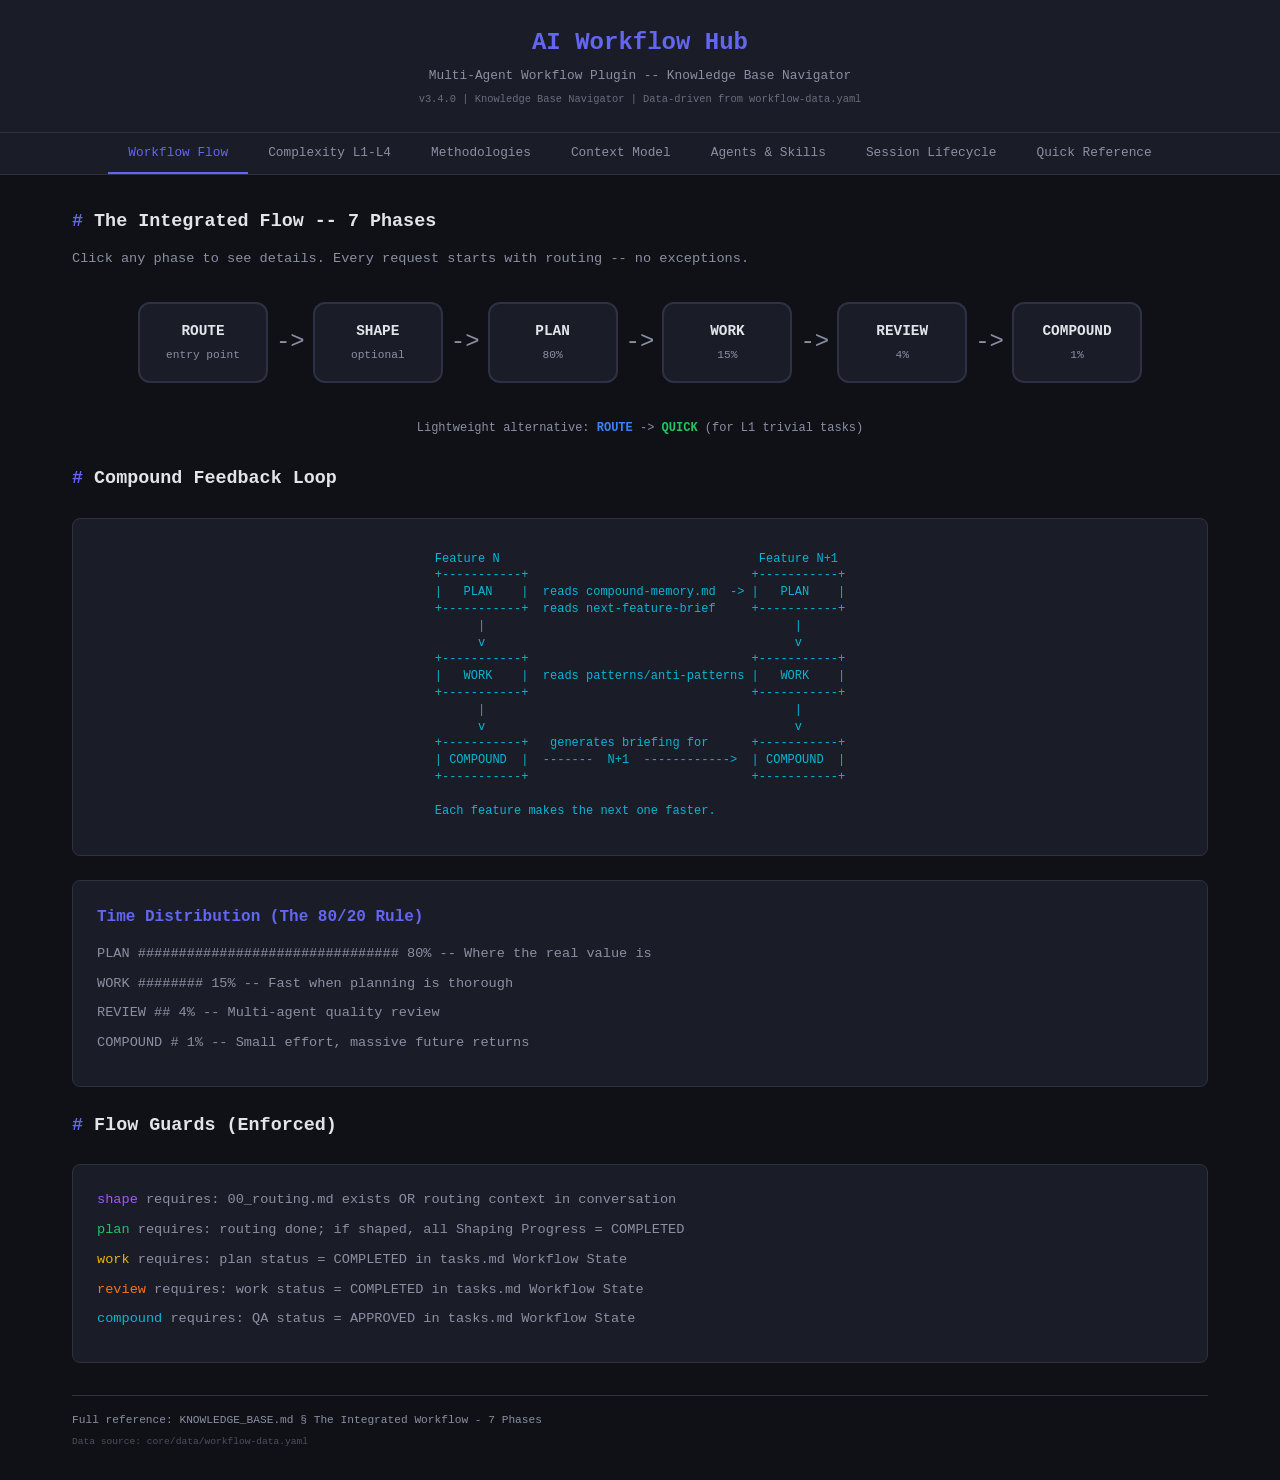
<file: plugins/workflow/core/docs/workflow-hub.html>
<!DOCTYPE html>
<html lang="en">
<head>
<meta charset="UTF-8">
<meta name="viewport" content="width=device-width, initial-scale=1.0">
<title>AI Workflow Hub - Knowledge Base Navigator</title>
<style>
  :root {
    --bg: #0f1117; --surface: #1a1d27; --surface2: #242736; --border: #2e3144;
    --text: #e2e4e9; --text-dim: #8b8fa3; --accent: #6366f1;
    --accent-glow: rgba(99, 102, 241, 0.15);
    --green: #22c55e; --yellow: #eab308; --orange: #f97316; --red: #ef4444;
    --blue: #3b82f6; --purple: #a855f7; --cyan: #06b6d4;
  }
  * { margin: 0; padding: 0; box-sizing: border-box; }
  body { font-family: 'SF Mono','Fira Code','JetBrains Mono',monospace; background: var(--bg); color: var(--text); line-height: 1.6; min-height: 100vh; }
  .header { background: var(--surface); border-bottom: 1px solid var(--border); padding: 1.5rem 2rem; text-align: center; }
  .header h1 { font-size: 1.5rem; font-weight: 600; color: var(--accent); margin-bottom: 0.25rem; }
  .header p { color: var(--text-dim); font-size: 0.8rem; }
  .header .version { color: var(--text-dim); font-size: 0.65rem; margin-top: 0.25rem; opacity: 0.7; }
  .tabs { display: flex; justify-content: center; background: var(--surface); border-bottom: 1px solid var(--border); overflow-x: auto; }
  .tab { padding: 0.75rem 1.25rem; cursor: pointer; color: var(--text-dim); border-bottom: 2px solid transparent; transition: all 0.2s; white-space: nowrap; font-size: 0.8rem; font-family: inherit; background: none; border-top: none; border-left: none; border-right: none; }
  .tab:hover { color: var(--text); background: var(--accent-glow); }
  .tab.active { color: var(--accent); border-bottom-color: var(--accent); }
  .content { max-width: 1200px; margin: 0 auto; padding: 2rem; }
  .panel { display: none; }
  .panel.active { display: block; }
  h2 { color: var(--text); font-size: 1.15rem; margin: 1.5rem 0 0.75rem; }
  h2::before { content: "# "; color: var(--accent); }
  h2:first-child { margin-top: 0; }
  .subtitle { color: var(--text-dim); font-size: 0.85rem; margin-bottom: 1rem; }
  .flow { display: flex; align-items: center; justify-content: center; flex-wrap: wrap; margin: 2rem 0; }
  .flow-node { background: var(--surface); border: 2px solid var(--border); border-radius: 12px; padding: 1rem 1.25rem; text-align: center; min-width: 130px; transition: all 0.3s; cursor: pointer; }
  .flow-node:hover { border-color: var(--accent); box-shadow: 0 0 20px var(--accent-glow); transform: translateY(-2px); }
  .flow-node .name { font-weight: 600; font-size: 0.9rem; margin-bottom: 0.25rem; }
  .flow-node .pct { font-size: 0.7rem; color: var(--text-dim); }
  .flow-arrow { color: var(--text-dim); font-size: 1.5rem; padding: 0 0.5rem; }
  .detail-box { background: var(--surface); border: 1px solid var(--border); border-radius: 8px; padding: 1.5rem; margin: 1.5rem 0; }
  .detail-box h3 { color: var(--accent); margin-bottom: 0.75rem; font-size: 1rem; }
  .detail-box p { color: var(--text-dim); font-size: 0.85rem; margin-bottom: 0.5rem; }
  .selected-detail { background: var(--surface2); border: 1px solid var(--accent); border-radius: 8px; padding: 1.25rem; margin-top: 1rem; display: none; }
  .selected-detail.visible { display: block; }
  .selected-detail h4 { color: var(--accent); margin-bottom: 0.5rem; }
  .selected-detail p { font-size: 0.85rem; color: var(--text-dim); }
  .selected-detail .cmd { color: var(--green); font-weight: 600; }
  .selected-detail ul { padding-left: 1.25rem; margin: 0.5rem 0; }
  .selected-detail li { font-size: 0.8rem; color: var(--text); margin: 0.25rem 0; }
  .loop-diagram { background: var(--surface); border: 1px solid var(--border); border-radius: 8px; padding: 2rem; text-align: center; margin: 1.5rem 0; }
  .loop-diagram pre { font-size: 0.75rem; line-height: 1.4; color: var(--cyan); display: inline-block; text-align: left; }
  .levels { display: grid; grid-template-columns: repeat(auto-fit, minmax(250px, 1fr)); gap: 1rem; margin: 1.5rem 0; }
  .level-card { background: var(--surface); border: 2px solid var(--border); border-radius: 12px; padding: 1.25rem; transition: all 0.3s; cursor: pointer; }
  .level-card:hover { transform: translateY(-2px); box-shadow: 0 4px 20px rgba(0,0,0,0.3); }
  .level-card .level-header { display: flex; justify-content: space-between; align-items: center; margin-bottom: 0.75rem; }
  .level-card .level-name { font-weight: 700; font-size: 1.1rem; }
  .level-card .badge { font-size: 0.65rem; padding: 0.2rem 0.5rem; border-radius: 4px; font-weight: 600; }
  .level-card .phases { font-size: 0.75rem; color: var(--text-dim); margin: 0.5rem 0; }
  .level-card .files { font-size: 0.8rem; }
  .level-card .detail-row { font-size: 0.75rem; color: var(--text-dim); margin-top: 0.35rem; }
  .level-card .detail-row span { color: var(--text); }
  .level-card .example { font-size: 0.75rem; color: var(--text-dim); margin-top: 0.5rem; font-style: italic; }
  .escalation { display: flex; align-items: center; justify-content: center; gap: 0.75rem; margin: 1rem 0; font-size: 0.8rem; }
  .escalation .esc-label { background: var(--surface2); padding: 0.3rem 0.8rem; border-radius: 4px; color: var(--text-dim); font-size: 0.7rem; }
  .escalation .esc-arrow { color: var(--orange); font-size: 1.2rem; }
  .methods { display: grid; grid-template-columns: repeat(auto-fit, minmax(300px, 1fr)); gap: 1rem; margin: 1.5rem 0; }
  .method-card { background: var(--surface); border: 1px solid var(--border); border-radius: 10px; padding: 1.25rem; transition: all 0.3s; }
  .method-card:hover { border-color: var(--accent); }
  .method-card h4 { color: var(--accent); font-size: 0.95rem; margin-bottom: 0.5rem; }
  .method-card .source { font-size: 0.7rem; color: var(--text-dim); margin-bottom: 0.25rem; }
  .method-card .synergy { font-size: 0.7rem; color: var(--purple); margin-bottom: 0.5rem; }
  .method-card .contributes { font-size: 0.8rem; color: var(--text); }
  .method-card .contributes li { margin: 0.25rem 0; padding-left: 0.5rem; list-style: none; }
  .method-card .contributes li::before { content: "->  "; color: var(--accent); }
  .ctx-layers { display: flex; flex-direction: column; gap: 0.75rem; margin: 1.5rem 0; }
  .ctx-layer { background: var(--surface); border: 2px solid var(--border); border-radius: 10px; padding: 1rem 1.25rem; display: flex; align-items: center; gap: 1rem; }
  .ctx-layer .ctx-icon { font-size: 1.5rem; min-width: 2.5rem; text-align: center; }
  .ctx-layer .ctx-label { font-weight: 600; font-size: 0.9rem; margin-bottom: 0.2rem; }
  .ctx-layer .ctx-desc { font-size: 0.8rem; color: var(--text-dim); }
  .ctx-layer .ctx-items { font-size: 0.75rem; color: var(--text); margin-top: 0.25rem; }
  .dim-grid { display: grid; grid-template-columns: repeat(3, 1fr); gap: 1rem; margin: 1.5rem 0; }
  .dim-card { background: var(--surface); border: 1px solid var(--border); border-radius: 8px; padding: 1rem; text-align: center; }
  .dim-card h4 { font-size: 0.85rem; margin-bottom: 0.5rem; }
  .dim-card p { font-size: 0.75rem; color: var(--text-dim); }
  .dim-card .val { font-size: 0.9rem; font-weight: 600; margin: 0.5rem 0; }
  .fork-compare { display: grid; grid-template-columns: 1fr 1fr; gap: 1rem; margin: 1rem 0; }
  .fork-card { background: var(--surface); border: 1px solid var(--border); border-radius: 8px; padding: 1rem; }
  .fork-card h4 { font-size: 0.85rem; margin-bottom: 0.5rem; }
  .fork-card p { font-size: 0.75rem; color: var(--text-dim); margin-bottom: 0.25rem; }
  .fork-card ul { padding-left: 1rem; } .fork-card li { font-size: 0.75rem; color: var(--text); margin: 0.2rem 0; }
  .catalog-section { background: var(--surface); border: 1px solid var(--border); border-radius: 10px; padding: 1.25rem; margin-bottom: 1rem; }
  .catalog-section h4 { font-size: 0.9rem; margin-bottom: 0.75rem; }
  .catalog-grid { display: grid; grid-template-columns: repeat(auto-fit, minmax(220px, 1fr)); gap: 0.5rem; }
  .catalog-item { background: var(--surface2); border: 1px solid var(--border); border-radius: 6px; padding: 0.6rem 0.8rem; font-size: 0.8rem; transition: border-color 0.2s; }
  .catalog-item:hover { border-color: var(--accent); }
  .catalog-item .item-name { font-weight: 600; margin-bottom: 0.15rem; }
  .catalog-item .item-desc { font-size: 0.7rem; color: var(--text-dim); }
  .catalog-item .item-invoke { font-size: 0.65rem; color: var(--green); margin-top: 0.15rem; }
  .lifecycle-flow { display: flex; align-items: stretch; flex-wrap: wrap; justify-content: center; margin: 1.5rem 0; }
  .lc-step { background: var(--surface); border: 2px solid var(--border); border-radius: 10px; padding: 1rem; min-width: 155px; max-width: 190px; text-align: center; transition: all 0.3s; }
  .lc-step:hover { transform: translateY(-2px); box-shadow: 0 4px 16px rgba(0,0,0,0.3); }
  .lc-step .lc-num { font-size: 0.65rem; color: var(--text-dim); margin-bottom: 0.25rem; }
  .lc-step .lc-name { font-weight: 600; font-size: 0.85rem; margin-bottom: 0.35rem; }
  .lc-step .lc-desc { font-size: 0.7rem; color: var(--text-dim); }
  .lc-arrow { display: flex; align-items: center; color: var(--text-dim); font-size: 1.3rem; padding: 0 0.3rem; }
  .concept-grid { display: grid; grid-template-columns: repeat(auto-fit, minmax(320px, 1fr)); gap: 1rem; margin: 1.5rem 0; }
  .concept { background: var(--surface); border: 1px solid var(--border); border-radius: 8px; padding: 1.25rem; }
  .concept h4 { font-size: 0.9rem; margin-bottom: 0.5rem; }
  .concept .formula { background: var(--surface2); padding: 0.75rem; border-radius: 6px; font-size: 0.8rem; color: var(--cyan); margin: 0.5rem 0; }
  .concept p { font-size: 0.8rem; color: var(--text-dim); }
  .qr-table { width: 100%; font-size: 0.8rem; border-collapse: collapse; margin: 0.75rem 0; }
  .qr-table th { text-align: left; padding: 0.5rem; color: var(--accent); border-bottom: 1px solid var(--border); font-size: 0.75rem; }
  .qr-table td { padding: 0.4rem 0.5rem; border-bottom: 1px solid var(--border); color: var(--text); }
  .qr-table td:first-child { color: var(--green); font-weight: 600; white-space: nowrap; }
  .qr-table tr:last-child td { border-bottom: none; }
  .qr-section { margin-bottom: 1.5rem; }
  .qr-section h3 { color: var(--accent); font-size: 0.95rem; margin-bottom: 0.5rem; }
  .kb-ref { margin-top: 2rem; padding-top: 1rem; border-top: 1px solid var(--border); font-size: 0.7rem; color: var(--text-dim); }
  .data-source { font-size: 0.6rem; color: var(--text-dim); opacity: 0.5; margin-top: 0.25rem; }
  @media (max-width: 768px) {
    .flow { flex-direction: column; } .flow-arrow { transform: rotate(90deg); }
    .levels, .methods, .concept-grid { grid-template-columns: 1fr; }
    .dim-grid, .fork-compare { grid-template-columns: 1fr; }
    .lifecycle-flow { flex-direction: column; align-items: center; }
    .lc-arrow { transform: rotate(90deg); }
    .tab { padding: 0.6rem 0.8rem; font-size: 0.7rem; }
  }
</style>
</head>
<body>

<!-- ===================================================================
  DATA-DRIVEN WORKFLOW HUB
  All content rendered from the DATA object below.
  Source of truth: core/data/workflow-data.yaml
  To update: edit workflow-data.yaml, then run scripts/sync-hub.py
=================================================================== -->

<div class="header">
  <h1>AI Workflow Hub</h1>
  <p>Multi-Agent Workflow Plugin -- Knowledge Base Navigator</p>
  <div class="version" id="version-label"></div>
</div>
<div class="tabs">
  <button class="tab active" data-panel="workflow">Workflow Flow</button>
  <button class="tab" data-panel="levels">Complexity L1-L4</button>
  <button class="tab" data-panel="methodologies">Methodologies</button>
  <button class="tab" data-panel="context">Context Model</button>
  <button class="tab" data-panel="agents">Agents &amp; Skills</button>
  <button class="tab" data-panel="session">Session Lifecycle</button>
  <button class="tab" data-panel="quickref">Quick Reference</button>
</div>
<div class="content">
  <div class="panel active" id="workflow"></div>
  <div class="panel" id="levels"></div>
  <div class="panel" id="methodologies"></div>
  <div class="panel" id="context"></div>
  <div class="panel" id="agents"></div>
  <div class="panel" id="session"></div>
  <div class="panel" id="quickref"></div>
</div>

<script>
// =============================================================================
// DATA — Mirrors core/data/workflow-data.yaml (generated by scripts/sync-hub.py)
// DO NOT edit manually — edit workflow-data.yaml and run the sync script.
// =============================================================================
var DATA = {
  "version": "3.4.0",
  "flow": {
    "phases": [
      {"id":"route","name":"ROUTE","cmd":"/workflows:route","purpose":"Classify request, ask questions, select workflow","when":"Always first","time_pct":0,"color":"blue","guard":null,"details":["Classifies: feature, bug, refactor, investigation, docs, review","Estimates complexity: L1 (trivial) to L4 (complex)","States assumptions explicitly (Karpathy: Think Before Coding)","Defines testable success criteria (Karpathy: Goal-Driven)","Challenges initial plan against alternatives","Persists routing state to 00_routing.md"]},
      {"id":"shape","name":"SHAPE","cmd":"/workflows:shape","purpose":"Separate problem from solution, spike unknowns","when":"L4 complex tasks","time_pct":0,"color":"purple","optional":true,"guard":"00_routing.md exists OR routing context in conversation","details":["Frame: define appetite (time-box), narrow the problem","Spike: investigate unknowns, test assumptions","Scope: breadboard flows, identify vertical slices","Output: 01_shaped_brief.md, 02_breadboard.md, 03_slices.md","Only for L4 (complex) tasks with significant unknowns"]},
      {"id":"plan","name":"PLAN","cmd":"/workflows:plan","purpose":"Architecture-first planning with SOLID constraint","when":"Before implementation","time_pct":80,"color":"green","guard":"routing done; if shaped, all Shaping Progress = COMPLETED","details":["Step 0.0d: Read compound-memory.md, retrospectives, learned patterns","Phase 1: Proposal (problem, context, success criteria)","Phase 2: Specs (functional requirements, acceptance criteria)","Phase 2.5: Test Contract Sketch (test boundaries, scenarios)","Phase 3: Design (SOLID solutions, patterns, architecture)","Phase 4: Tasks (actionable list with decision log)","SOLID compliance is mandatory in Phase 3"]},
      {"id":"work","name":"WORK","cmd":"/workflows:work","purpose":"TDD execution + Bounded Correction Protocol","when":"After plan COMPLETED","time_pct":15,"color":"yellow","guard":"plan status = COMPLETED in tasks.md Workflow State","details":["Git sync (pulls latest before starting)","Step 3.5: Read patterns/anti-patterns, next-feature-briefing.md","TDD cycle: Red -> Green -> Refactor","BCP: auto-correct deviations (5/10/15 iteration limits)","Diagnostic-agent escalation after 3 consecutive same errors","HITL checkpoint for high-risk tasks (auth, payments)","SOLID verification at each checkpoint","Checkpoint + commit after each logical unit"]},
      {"id":"review","name":"REVIEW","cmd":"/workflows:review","purpose":"Multi-agent quality review + validation learning","when":"After work COMPLETED","time_pct":4,"color":"orange","guard":"work status = COMPLETED in tasks.md Workflow State","details":["code-reviewer: stack-agnostic code quality","architecture-reviewer: DDD + SOLID compliance","security-reviewer: OWASP, vulnerability scanning","performance-reviewer: efficiency analysis","Validation step: AI self-questions solutions","Output: APPROVED or REJECTED with feedback","Design flaws route back to PLAN (not just reject)"]},
      {"id":"compound","name":"COMPOUND","cmd":"/workflows:compound","purpose":"Capture learnings, extract patterns, brief next feature","when":"After review APPROVED","time_pct":1,"color":"cyan","guard":"QA status = APPROVED in tasks.md Workflow State","details":["Analyze feature history (git log, diffs)","Extract patterns and anti-patterns","Identify the 70% boundary (where progress slowed)","Update compound-memory.md","Update project rules if patterns are universal","Merge feature specs into project baseline","Step 6b: Generate next-feature-briefing.md","Write retrospective for complex features"]}
    ],
    "support_commands": [
      {"cmd":"/workflows:status","purpose":"View all roles' progress","when":"Anytime"},
      {"cmd":"/workflows:help","purpose":"Quick reference and guidance","when":"Anytime"},
      {"cmd":"/workflows:discover","purpose":"Auto-analyze project architecture (--setup for onboarding, --seed for greenfield)","when":"Onboarding"}
    ],
    "time_distribution": {"plan":80,"work":15,"review":4,"compound":1},
    "common_workflows": [
      {"name":"Quick fix","level":"L1","path":"route -> quick","color":"green"},
      {"name":"Standard feature","level":"L2","path":"route -> plan -> work -> review","color":"blue"},
      {"name":"Moderate feature","level":"L3","path":"route -> plan -> work -> review -> compound","color":"yellow"},
      {"name":"Complex feature","level":"L4","path":"route -> shape -> plan -> work -> review -> compound","color":"red"},
      {"name":"New project","level":"any","path":"/workflows:discover --seed","color":"cyan"},
      {"name":"Resume session","level":"any","path":"/workflows:status -> read tasks.md -> continue","color":"purple"}
    ]
  },
  "complexity": {
    "levels": {
      "L1": {"name":"Trivial","badge":"QUICK MODE","color":"green","files":"1-3","duration":"< 30 min","phases":"ROUTE -> QUICK","artifacts":"00_routing.md only","bcp_limit":5,"examples":["Fix typo","rename variable","update dependency"]},
      "L2": {"name":"Simple","badge":"DEFAULT","color":"blue","files":"4-10","duration":"1-4 hours","phases":"ROUTE -> PLAN -> WORK -> REVIEW","artifacts":"routing, proposal, specs, design, tasks","bcp_limit":5,"examples":["Bug fix","simple feature","single-layer refactor"]},
      "L3": {"name":"Moderate","badge":"+ COMPOUND","color":"yellow","files":"10-30","duration":"4-16 hours","phases":"ROUTE -> PLAN -> WORK -> REVIEW -> COMPOUND","artifacts":"full SDD pipeline + compound","bcp_limit":10,"examples":["Multi-layer feature","API + frontend","integration"]},
      "L4": {"name":"Complex","badge":"SHAPE-FIRST","color":"red","files":"30+","duration":"16+ hours, multi-session","phases":"ROUTE -> SHAPE -> PLAN -> WORK -> REVIEW -> COMPOUND","artifacts":"shaped brief + breadboard + full SDD + compound","bcp_limit":15,"examples":["New domain","migration","payment system"]}
    },
    "signal_matrix": {
      "headers": ["Signal","L1","L2","L3","L4"],
      "rows": [
        ["Files affected","1-3","4-10","10-30","30+"],
        ["Components","1","1","2-3","4+"],
        ["New entities","0","0-1","1-3","3+"],
        ["External APIs","0","0","0-1","1+"],
        ["Dimensional change","No","No","Maybe","Yes"],
        ["Unknowns","None","None","Few","Many"],
        ["Sensitive paths","No","Maybe","Maybe","Likely"],
        ["Multi-session","No","No","Maybe","Yes"]
      ]
    },
    "escalation": [
      {"from":"L1","to":"L2","trigger":"scope grows"},
      {"from":"L2","to":"L3","trigger":"multi-component"},
      {"from":"L3","to":"L4","trigger":"unknowns found"}
    ]
  },
  "methodologies": [
    {"id":"compound-engineering","name":"Compound Engineering","source":"Every.to","synergy":"Karpathy, Shape Up, Spec-Driven","contributions":["Core loop: Plan -> Work -> Review -> Compound","Compounding returns (each feature accelerates the next)","50/50 rule (planning = implementation time)","compound-memory.md, compound_log.md"]},
    {"id":"shape-up","name":"Shape Up","source":"Ryan Singer (Basecamp)","synergy":"Compound, Karpathy","contributions":["Shaping phase: Frame -> Spike -> Scope","Appetite-based scoping (time-box the solution)","Fat marker sketches, breadboards","Vertical slices (demoable increments)"]},
    {"id":"karpathy","name":"Karpathy Principles","source":"Andrej Karpathy","synergy":"all phases (cross-cutting)","contributions":["Think Before Coding (state assumptions)","Simplicity First (YAGNI is law)","Surgical Changes (minimal diffs)","Goal-Driven Execution (testable criteria)"]},
    {"id":"spec-driven","name":"Spec-Driven Development","source":"OpenSpec / BMAD / GSD","synergy":"Compound, Context Engineering","contributions":["Artifact pipeline: proposal -> specs -> design -> tasks","Baseline freeze (openspec/specs/ is read-only)","Spec merge cycle (compound merges into baseline)","Test contract sketch (Phase 2.5)"]},
    {"id":"context-engineering","name":"Context Engineering","source":"Martin Fowler","synergy":"Ralph Method, Capability Providers","contributions":["Activation taxonomy: always / software / LLM / human","Fork strategy (heavy ops in isolated context)","Context budget awareness","Strategic context calibration"]},
    {"id":"code-factory","name":"Code Factory Patterns","source":"Code Factory / Rick Hightower","synergy":"Compound, Spec-Driven","contributions":["Risk tiers (high/medium/low)","Deterministic quality gates","Policy enforcement (policy-gate skill)","Queen Agent pattern for intelligent routing"]},
    {"id":"ralph-method","name":"Ralph Method","source":"Ralph Method","synergy":"Context Engineering, Compound","contributions":["Anti-context-rot (state externalization)","Deliberate rotation (one role per session)","Context breadcrumbs (resume points)","Handoff protocol (checkpoint + state update)"]},
    {"id":"osmani","name":"Addy Osmani's 10 Pillars","source":"Beyond Vibe Coding","synergy":"Compound (70% boundary tracking)","contributions":["The 70% Problem (AI fast to 70%, slow to 100%)","Comprehension debt awareness","Review every line, verify everything","Own the architecture, never skip review"]},
    {"id":"validation-learning","name":"AI Validation Learning","source":"Validation Learning Framework","synergy":"Compound, Review","contributions":["Self-questioning: AI challenges own solutions","Question -> Ask -> Log -> Pattern -> Promote","Maturity curve: 0% -> 40% -> 67% -> 100%","Feeds into compound-memory for future features"]}
  ],
  "synergies": [
    "Compound x Shape Up = Shape BEFORE Plan (explore unknowns, then compound learnings)",
    "Karpathy x Context Eng. = Think before coding + strategic context calibration",
    "SDD x Compound = Feature specs merge into baseline (spec-merger in compound phase)",
    "BMAD x GSD = Scale-adaptive BCP limits + quick mode escape to full workflow",
    "Ralph x Context Eng. = State externalization + fork strategy prevent context rot",
    "Code Factory x Security Rules = Risk tiers inform trust model and HITL checkpoints",
    "Osmani x Compound = 70% boundary analysis feeds compound memory for next feature"
  ],
  "capabilities": {
    "roles": [
      {"name":"planner","description":"Architecture-first planning, SOLID compliance, spec generation","invoked_by":"/workflows:plan","color":"green"},
      {"name":"implementer","description":"TDD execution, BCP adherence, checkpoint management","invoked_by":"/workflows:work","color":"yellow"},
      {"name":"reviewer","description":"Orchestrates multi-agent quality review","invoked_by":"/workflows:review","color":"orange"}
    ],
    "agents": {
      "research": [
        {"name":"codebase-analyzer","description":"Analyze project structure, patterns, dependencies","invoked_by":"/workflows:route, /workflows:discover"},
        {"name":"learnings-researcher","description":"Search compound memory and past solutions","invoked_by":"/workflows:plan (Step 0.0d)"}
      ],
      "review": [
        {"name":"code-reviewer","description":"Stack-agnostic code quality analysis","invoked_by":"/workflows:review (parallel fork)"},
        {"name":"architecture-reviewer","description":"DDD + SOLID compliance verification","invoked_by":"/workflows:review (parallel fork)"},
        {"name":"security-reviewer","description":"OWASP, vulnerability scanning, threat model","invoked_by":"/workflows:review (parallel fork)"},
        {"name":"performance-reviewer","description":"Efficiency, complexity, resource analysis","invoked_by":"/workflows:review (parallel fork)"}
      ],
      "workflow": [
        {"name":"diagnostic-agent","description":"Systematic debugging, invoked after 3 consecutive same errors","invoked_by":"/workflows:work (BCP escalation)"},
        {"name":"spec-analyzer","description":"Validate implementation against specs","invoked_by":"/workflows:review"}
      ]
    },
    "skills": {
      "core": [
        {"name":"consultant","description":"Expert consultation and guidance"},
        {"name":"checkpoint","description":"Save progress, create restore points"},
        {"name":"git-sync","description":"Pull latest, manage branches"},
        {"name":"commit-formatter","description":"Conventional commit messages"}
      ],
      "quality": [
        {"name":"test-runner","description":"Execute tests, report results"},
        {"name":"coverage-checker","description":"Measure and report code coverage"},
        {"name":"lint-fixer","description":"Auto-fix lint violations"}
      ],
      "compound": [
        {"name":"spec-merger","description":"Merge feature specs into baseline"},
        {"name":"validation-learning-log","description":"Log AI learnings for reuse"}
      ],
      "integration": [
        {"name":"mcp-connector","description":"Connect to external MCP tools"},
        {"name":"source-report","description":"Source analysis reports"}
      ],
      "solid": [
        {"name":"solid-analyzer","description":"Analyze SOLID compliance"},
        {"name":"criteria-generator","description":"Generate success criteria"}
      ],
      "shaping": [
        {"name":"shaper","description":"Problem framing, appetite scoping"},
        {"name":"breadboarder","description":"Flow diagrams, wiring"}
      ],
      "session": [
        {"name":"workflow-navigator","description":"Session initialization + context optimizer"}
      ]
    }
  },
  "context": {
    "activation_layers": [
      {"level":"always","label":"Always Loaded","icon":"\u25cf","description":"Present in every session, every command.","items":["CLAUDE.md","framework_rules.md"],"color":"green"},
      {"level":"on_demand","label":"On-Demand (Software / LLM triggered)","icon":"\u25cb","description":"Loaded when matching file types edited or when role is active.","items":["Scoped rules (*-rules.md)","role definitions (roles/*.md)","project rules (.ai/project/rules/)"],"color":"yellow"},
      {"level":"forked","label":"Forked (Isolated Context Windows)","icon":"\u25c6","description":"Heavy skills and review agents run in isolated windows, returning summaries only.","items":["Review agents (4)","heavy skills (test-runner, coverage-checker, lint-fixer, etc.)"],"color":"orange"}
    ],
    "fork_strategies": {
      "aggressive": {"label":"Aggressive Fork","color":"orange","description":"Fork everything that can be forked.","traits":["Maximum context preservation in main window","Higher overhead (more fork/return cycles)","Best for: L3-L4 complex tasks, long sessions","Providers: models with native parallelism"]},
      "selective": {"label":"Selective Fork","color":"blue","description":"Fork only known-heavy operations.","traits":["Lower overhead, fewer context switches","Trades context budget for simplicity","Best for: L1-L2 tasks, short sessions","Providers: models without native parallelism"]}
    },
    "dimensions": [
      {"name":"Scope","question":"What to Load","description":"Which files, rules, roles are relevant to this specific operation.","color":"green"},
      {"name":"Timing","question":"When to Load","description":"Always, on file-type match, on role activation, or on explicit invocation.","color":"yellow"},
      {"name":"Isolation","question":"Where to Run","description":"Main context window vs. forked (isolated) window returning only summaries.","color":"cyan"}
    ]
  },
  "session": {
    "lifecycle_steps": [
      {"step":1,"name":"Resume","description":"Read tasks.md, scratchpad, compound memory. Reconstruct context.","color":"blue"},
      {"step":2,"name":"Execute","description":"Work in active role. One role per session. Write as you go.","color":"green"},
      {"step":3,"name":"Checkpoint","description":"Save state at milestones. Git commit. Update tasks.md status.","color":"yellow"},
      {"step":4,"name":"Handoff","description":"Write breadcrumbs. Update scratchpad. Mark role complete.","color":"orange"},
      {"step":5,"name":"Rotate","description":"Next session picks up next role. Fresh context, externalized state.","color":"cyan"}
    ],
    "state_files": [
      {"name":"tasks.md","label":"Workflow State","description":"All roles communicate via tasks.md. The single source of truth for workflow progress.","status_values":"PENDING | IN_PROGRESS | BLOCKED | WAITING_API | COMPLETED | APPROVED | REJECTED","color":"green"},
      {"name":"scratchpad.md","label":"Working Notes","description":"Ephemeral, per-feature. Written before advancing to next step. Read on resume.","color":"yellow"},
      {"name":"compound-memory.md","label":"Persistent Memory","description":"Persists across features. Read by plan (Step 0.0d) and work (Step 3.5).","color":"cyan"},
      {"name":"next-feature-briefing.md","label":"Feature Bridge","description":"Generated by compound. Consumed by plan. The bridge between features.","color":"purple"}
    ],
    "key_principles": {
      "never": ["Rely on conversation memory for state -- always externalize to files","Run two roles in the same session -- deliberate rotation prevents context rot"],
      "always": ["Write before advancing -- if it's not in a file, it doesn't exist","Leave breadcrumbs -- the next session must be able to resume cold"]
    },
    "handoff_protocol": [
      "Complete current task and update tasks.md status",
      "Write scratchpad.md with findings, blockers, next steps",
      "Git commit with checkpoint (skill: checkpoint)",
      "Mark phase COMPLETED in tasks.md Workflow State",
      "Next role reads tasks.md + scratchpad.md to reconstruct context"
    ]
  },
  "patterns": [
    {"name":"Karpathy","summary":"Think before coding, simplicity first, surgical changes, goal-driven"},
    {"name":"BCP","summary":"Bounded Correction: 3 deviation types, limits 5/10/15, diagnostic after 3 same"},
    {"name":"Compound","summary":"Extract patterns after each feature, update rules via /workflows:compound"},
    {"name":"Validation Learning","summary":"AI self-questions solutions, logs answers for future use"},
    {"name":"SOLID Constraint","summary":"Phase 3 designs must be COMPLIANT per contextual analysis"},
    {"name":"CDP","summary":"Contradiction Detection: stop, identify sources, user resolves"},
    {"name":"Ralph Discipline","summary":"State externalization, one role/session, write before advance"},
    {"name":"70% Problem","summary":"AI fast to 70%, compound tracks WHERE progress slowed"}
  ],
  "sdd_pipeline": [
    {"phase":"Route","artifact":"00_routing.md","content":"classification, assumptions, criteria","color":"blue"},
    {"phase":"Shape","artifact":"01_shaped_brief.md, 02_breadboard.md, 03_slices.md","content":"framing, spikes, vertical slices","color":"purple"},
    {"phase":"Plan Phase 1","artifact":"proposal.md","content":"WHAT we're solving","color":"green"},
    {"phase":"Plan Phase 2","artifact":"specs.md","content":"WHAT the system must do + test contract sketch","color":"green"},
    {"phase":"Plan Phase 3","artifact":"design.md","content":"HOW to implement, SOLID","color":"green"},
    {"phase":"Plan Phase 4","artifact":"tasks.md","content":"actionable list + decision log","color":"green"},
    {"phase":"Runtime","artifact":"scratchpad.md","content":"ephemeral working notes","color":"yellow"}
  ]
};

// =============================================================================
// RENDERER — Builds all tabs from DATA
// =============================================================================
function c(color) { return color === 'accent' ? 'var(--accent)' : 'var(--' + color + ')'; }
function esc(s) { var d = document.createElement('div'); d.textContent = s; return d.innerHTML; }

function renderWorkflow() {
  var panel = document.getElementById('workflow');
  var mainPhases = DATA.flow.phases.filter(function(p) { return p.id !== 'quick'; });
  var html = '<h2>The Integrated Flow -- 7 Phases</h2>';
  html += '<p class="subtitle">Click any phase to see details. Every request starts with routing -- no exceptions.</p>';

  // Flow nodes
  html += '<div class="flow">';
  mainPhases.forEach(function(p, i) {
    html += '<div class="flow-node ' + p.id + '" onclick="showDetail(\'' + p.id + '\')">';
    html += '<div class="name">' + esc(p.name) + '</div>';
    html += '<div class="pct">' + (p.time_pct > 0 ? p.time_pct + '%' : (p.optional ? 'optional' : 'entry point')) + '</div>';
    html += '</div>';
    if (i < mainPhases.length - 1) html += '<div class="flow-arrow">-></div>';
  });
  html += '</div>';

  // Quick path
  html += '<div style="text-align:center;margin:0.5rem 0 1rem;">';
  html += '<span style="font-size:0.75rem;color:var(--text-dim);">Lightweight alternative: </span>';
  html += '<span style="font-size:0.75rem;color:var(--blue);font-weight:600;">ROUTE</span>';
  html += '<span style="font-size:0.75rem;color:var(--text-dim);"> -> </span>';
  html += '<span style="font-size:0.75rem;color:var(--green);font-weight:600;">QUICK</span>';
  html += '<span style="font-size:0.75rem;color:var(--text-dim);"> (for L1 trivial tasks)</span>';
  html += '</div>';

  // Detail panel
  html += '<div class="selected-detail" id="phase-detail"><h4 id="detail-title"></h4><p id="detail-cmd" class="cmd"></p><p id="detail-desc"></p><ul id="detail-list"></ul></div>';

  // Compound loop
  html += '<h2>Compound Feedback Loop</h2>';
  html += '<div class="loop-diagram"><pre>';
  html += 'Feature N                                    Feature N+1\n';
  html += '+-----------+                               +-----------+\n';
  html += '|   PLAN    |  reads compound-memory.md  -> |   PLAN    |\n';
  html += '+-----------+  reads next-feature-brief     +-----------+\n';
  html += '      |                                           |\n';
  html += '      v                                           v\n';
  html += '+-----------+                               +-----------+\n';
  html += '|   WORK    |  reads patterns/anti-patterns |   WORK    |\n';
  html += '+-----------+                               +-----------+\n';
  html += '      |                                           |\n';
  html += '      v                                           v\n';
  html += '+-----------+   generates briefing for      +-----------+\n';
  html += '| COMPOUND  |  -------  N+1  ------------>  | COMPOUND  |\n';
  html += '+-----------+                               +-----------+\n';
  html += '\nEach feature makes the next one faster.</pre></div>';

  // Time distribution
  var td = DATA.flow.time_distribution;
  html += '<div class="detail-box"><h3>Time Distribution (The 80/20 Rule)</h3>';
  html += '<p>PLAN ' + '#'.repeat(32) + ' ' + td.plan + '% -- Where the real value is</p>';
  html += '<p>WORK ' + '#'.repeat(8) + ' ' + td.work + '% -- Fast when planning is thorough</p>';
  html += '<p>REVIEW ' + '#'.repeat(2) + ' ' + td.review + '% -- Multi-agent quality review</p>';
  html += '<p>COMPOUND ' + '#' + ' ' + td.compound + '% -- Small effort, massive future returns</p>';
  html += '</div>';

  // Flow guards
  html += '<h2>Flow Guards (Enforced)</h2><div class="detail-box">';
  DATA.flow.phases.forEach(function(p) {
    if (p.guard) {
      html += '<p><span style="color:' + c(p.color) + ';">' + p.id + '</span> requires: ' + esc(p.guard) + '</p>';
    }
  });
  html += '</div>';
  html += '<div class="kb-ref">Full reference: KNOWLEDGE_BASE.md &sect; The Integrated Workflow - 7 Phases</div>';
  html += '<div class="data-source">Data source: core/data/workflow-data.yaml</div>';

  panel.innerHTML = html;
}

function renderLevels() {
  var panel = document.getElementById('levels');
  var levels = DATA.complexity.levels;
  var html = '<h2>Complexity Routing (L1-L4)</h2>';
  html += '<p class="subtitle">The router classifies every request into one of 4 levels. Each activates a different workflow subset with scale-adaptive limits.</p>';

  // Level cards
  html += '<div class="levels">';
  Object.keys(levels).forEach(function(key) {
    var lv = levels[key];
    var cls = key.toLowerCase();
    html += '<div class="level-card ' + cls + '">';
    html += '<div class="level-header"><span class="level-name">' + key + ': ' + esc(lv.name) + '</span><span class="badge">' + esc(lv.badge) + '</span></div>';
    html += '<div class="phases">' + esc(lv.phases) + '</div>';
    html += '<div class="files">' + esc(lv.files) + ' files, ' + esc(lv.duration) + '</div>';
    html += '<div class="detail-row">Artifacts: <span>' + esc(lv.artifacts) + '</span></div>';
    html += '<div class="detail-row">BCP limit: <span>' + lv.bcp_limit + ' iterations</span></div>';
    html += '<div class="example">"' + lv.examples.join('", "') + '"</div>';
    html += '</div>';
  });
  html += '</div>';

  // Escalation arrows
  html += '<div class="escalation">';
  DATA.complexity.escalation.forEach(function(e, i) {
    if (i === 0) html += '<span style="color:' + c(levels[e.from].color) + ';font-weight:600;">' + e.from + '</span>';
    html += '<span class="esc-arrow">-></span><span class="esc-label">' + esc(e.trigger) + '</span><span class="esc-arrow">-></span>';
    html += '<span style="color:' + c(levels[e.to].color) + ';font-weight:600;">' + e.to + '</span>';
  });
  html += '</div>';

  // Signal matrix
  var sm = DATA.complexity.signal_matrix;
  html += '<div class="detail-box"><h3>Level Selection Signals</h3><table class="qr-table">';
  html += '<tr>';
  sm.headers.forEach(function(h, i) {
    var style = i === 0 ? 'color:var(--text-dim);' : 'text-align:center;color:' + c(levels['L' + i] ? levels['L' + i].color : 'accent') + ';';
    html += '<th style="' + style + '">' + esc(h) + '</th>';
  });
  html += '</tr>';
  sm.rows.forEach(function(row) {
    html += '<tr>';
    row.forEach(function(cell, i) {
      html += '<td' + (i > 0 ? ' style="text-align:center;"' : '') + '>' + esc(cell) + '</td>';
    });
    html += '</tr>';
  });
  html += '</table></div>';
  html += '<div class="kb-ref">Full reference: KNOWLEDGE_BASE.md &sect; Complexity Levels L1-L4</div>';
  html += '<div class="data-source">Data source: core/data/workflow-data.yaml</div>';

  panel.innerHTML = html;
}

function renderMethodologies() {
  var panel = document.getElementById('methodologies');
  var html = '<h2>Ecosystem Map -- Methodology Contributions</h2>';
  html += '<p class="subtitle">9 methodologies integrated into a unified workflow. Each contributes specific capabilities and synergizes with the others.</p>';
  html += '<div class="methods">';
  DATA.methodologies.forEach(function(m) {
    html += '<div class="method-card"><h4>' + esc(m.name) + '</h4>';
    html += '<div class="source">Source: ' + esc(m.source) + '</div>';
    html += '<div class="synergy">Synergizes with: ' + esc(m.synergy) + '</div>';
    html += '<ul class="contributes">';
    m.contributions.forEach(function(item) { html += '<li>' + esc(item) + '</li>'; });
    html += '</ul></div>';
  });
  html += '</div>';

  // Synergies
  html += '<h2>Cross-Methodology Synergies</h2><div class="detail-box">';
  DATA.synergies.forEach(function(s) { html += '<p>' + esc(s) + '</p>'; });
  html += '</div>';
  html += '<div class="kb-ref">Full reference: KNOWLEDGE_BASE.md &sect; Ecosystem Map, &sect; Methodology Contributions</div>';
  html += '<div class="data-source">Data source: core/data/workflow-data.yaml</div>';

  panel.innerHTML = html;
}

function renderContext() {
  var panel = document.getElementById('context');
  var ctx = DATA.context;
  var html = '<h2>Context Activation Model</h2>';
  html += '<p class="subtitle">Three activation layers control what context is loaded and when. Heavy operations run in forked (isolated) context windows.</p>';

  // Activation layers
  html += '<div class="ctx-layers">';
  ctx.activation_layers.forEach(function(layer) {
    html += '<div class="ctx-layer" style="border-color:' + c(layer.color) + ';">';
    html += '<div class="ctx-icon">' + layer.icon + '</div><div>';
    html += '<div class="ctx-label" style="color:' + c(layer.color) + ';">' + esc(layer.label) + '</div>';
    html += '<div class="ctx-desc">' + esc(layer.description) + '</div>';
    html += '<div class="ctx-items">' + esc(layer.items.join(', ')) + '</div>';
    html += '</div></div>';
  });
  html += '</div>';

  // Fork strategies
  html += '<h2>Fork Strategy</h2><div class="fork-compare">';
  Object.keys(ctx.fork_strategies).forEach(function(key) {
    var fs = ctx.fork_strategies[key];
    html += '<div class="fork-card" style="border-color:' + c(fs.color) + ';">';
    html += '<h4 style="color:' + c(fs.color) + ';">' + esc(fs.label) + '</h4>';
    html += '<p>' + esc(fs.description) + '</p><ul>';
    fs.traits.forEach(function(t) { html += '<li>' + esc(t) + '</li>'; });
    html += '</ul></div>';
  });
  html += '</div>';

  // Dimensions
  html += '<h2>Three Dimensions of Context</h2><div class="dim-grid">';
  ctx.dimensions.forEach(function(d) {
    html += '<div class="dim-card"><h4 style="color:' + c(d.color) + ';">' + esc(d.name) + '</h4>';
    html += '<div class="val" style="color:' + c(d.color) + ';">' + esc(d.question) + '</div>';
    html += '<p>' + esc(d.description) + '</p></div>';
  });
  html += '</div>';

  // Tips
  html += '<div class="detail-box"><h3>Context Budget Tips</h3>';
  html += '<p>Monitor usage with <span style="color:var(--green);">/context</span>; compact with <span style="color:var(--green);">/compact</span> at logical breakpoints.</p>';
  html += '<p>Set <span style="color:var(--cyan);">CLAUDE_AUTOCOMPACT_PCT_OVERRIDE=50</span> for aggressive compaction on long sessions.</p>';
  html += '<p>Each MCP tool description consumes tokens even when idle -- disable unused servers.</p>';
  html += '</div>';
  html += '<div class="kb-ref">Full reference: KNOWLEDGE_BASE.md &sect; Context Engineering, &sect; Capability Providers</div>';
  html += '<div class="data-source">Data source: core/data/workflow-data.yaml</div>';

  panel.innerHTML = html;
}

function renderAgents() {
  var panel = document.getElementById('agents');
  var cap = DATA.capabilities;
  var html = '<h2>Agent Catalog (10 Agents)</h2>';
  html += '<p class="subtitle">Agents are invoked automatically by core commands. Organized by category.</p>';

  // Roles
  html += '<div class="catalog-section"><h4 style="color:var(--green);">Roles (3) -- Primary workflow actors</h4><div class="catalog-grid">';
  cap.roles.forEach(function(r) {
    html += '<div class="catalog-item"><div class="item-name" style="color:' + c(r.color) + ';">' + esc(r.name) + '</div>';
    html += '<div class="item-desc">' + esc(r.description) + '</div>';
    html += '<div class="item-invoke">Invoked by: ' + esc(r.invoked_by) + '</div></div>';
  });
  html += '</div></div>';

  // Agent categories
  var agentCategories = [
    {key:'review', title:'Review Agents (4) -- Run in forked context', color:'orange'},
    {key:'research', title:'Research Agents (2)', color:'blue'},
    {key:'workflow', title:'Workflow Agents (2)', color:'purple'}
  ];
  agentCategories.forEach(function(cat) {
    html += '<div class="catalog-section"><h4 style="color:var(--' + cat.color + ');">' + cat.title + '</h4><div class="catalog-grid">';
    cap.agents[cat.key].forEach(function(a) {
      html += '<div class="catalog-item"><div class="item-name" style="color:var(--' + cat.color + ');">' + esc(a.name) + '</div>';
      html += '<div class="item-desc">' + esc(a.description) + '</div>';
      html += '<div class="item-invoke">Invoked by: ' + esc(a.invoked_by) + '</div></div>';
    });
    html += '</div></div>';
  });

  // Skills
  html += '<h2>Skill Catalog (16 Skills)</h2>';
  html += '<p class="subtitle">Skills are invoked via /skill:X commands or automatically by workflow phases.</p>';
  var skillCategories = [
    {key:'core', title:'Core (4)', color:'accent'},
    {key:'quality', title:'Quality (3)', color:'green'},
    {key:'compound', title:'Compound (2)', color:'cyan'},
    {key:'solid', title:'SOLID (2)', color:'purple'},
    {key:'shaping', title:'Shaping (2)', color:'yellow'},
    {key:'integration', title:'Integration (2)', color:'blue'},
    {key:'session', title:'Session (1)', color:'accent'}
  ];
  skillCategories.forEach(function(cat) {
    html += '<div class="catalog-section"><h4 style="color:' + c(cat.color) + ';">' + cat.title + '</h4><div class="catalog-grid">';
    cap.skills[cat.key].forEach(function(s) {
      html += '<div class="catalog-item"><div class="item-name">' + esc(s.name) + '</div>';
      html += '<div class="item-desc">' + esc(s.description) + '</div></div>';
    });
    html += '</div></div>';
  });

  html += '<div class="kb-ref">Full reference: KNOWLEDGE_BASE.md &sect; Plugin Architecture Summary</div>';
  html += '<div class="data-source">Data source: core/data/workflow-data.yaml</div>';

  panel.innerHTML = html;
}

function renderSession() {
  var panel = document.getElementById('session');
  var sess = DATA.session;
  var html = '<h2>Session Lifecycle -- Ralph Discipline</h2>';
  html += '<p class="subtitle">Anti-context-rot protocol. All state lives in files, never in conversation memory alone.</p>';

  // Lifecycle steps
  html += '<div class="lifecycle-flow">';
  sess.lifecycle_steps.forEach(function(s, i) {
    html += '<div class="lc-step" style="border-color:' + c(s.color) + ';">';
    html += '<div class="lc-num">Step ' + s.step + '</div>';
    html += '<div class="lc-name" style="color:' + c(s.color) + ';">' + esc(s.name) + '</div>';
    html += '<div class="lc-desc">' + esc(s.description) + '</div></div>';
    if (i < sess.lifecycle_steps.length - 1) html += '<div class="lc-arrow">-></div>';
  });
  html += '</div>';

  // State externalization
  html += '<h2>State Externalization</h2><div class="concept-grid">';
  sess.state_files.forEach(function(f) {
    html += '<div class="concept"><h4 style="color:' + c(f.color) + ';">' + esc(f.name) + ' (' + esc(f.label) + ')</h4>';
    if (f.status_values) html += '<div class="formula">' + esc(f.status_values) + '</div>';
    html += '<p>' + esc(f.description) + '</p></div>';
  });
  html += '</div>';

  // Handoff protocol
  html += '<h2>Cross-Role Handoff Protocol</h2><div class="detail-box">';
  sess.handoff_protocol.forEach(function(step, i) {
    html += '<p><span style="color:var(--green);font-weight:600;">' + (i + 1) + '.</span> ' + esc(step) + '</p>';
  });
  html += '</div>';

  // Key principles
  html += '<h2>Key Principles</h2><div class="detail-box">';
  sess.key_principles.never.forEach(function(p) {
    html += '<p><span style="color:var(--red);">Never</span> ' + esc(p) + '</p>';
  });
  sess.key_principles.always.forEach(function(p) {
    html += '<p><span style="color:var(--green);">Always</span> ' + esc(p) + '</p>';
  });
  html += '</div>';
  html += '<div class="kb-ref">Full reference: KNOWLEDGE_BASE.md &sect; Session Continuity &amp; Ralph Discipline</div>';
  html += '<div class="data-source">Data source: core/data/workflow-data.yaml</div>';

  panel.innerHTML = html;
}

function renderQuickRef() {
  var panel = document.getElementById('quickref');
  var html = '<h2>Quick Reference -- Cheat Sheet</h2>';
  html += '<p class="subtitle">All commands, agents, skills, and key patterns at a glance.</p>';

  // Commands
  html += '<div class="qr-section"><h3>Core Commands (7) + Support Commands (3)</h3><table class="qr-table">';
  html += '<tr><th>Command</th><th>Purpose</th><th>When</th></tr>';
  DATA.flow.phases.forEach(function(p) {
    html += '<tr><td>' + esc(p.cmd) + '</td><td>' + esc(p.purpose) + '</td><td>' + esc(p.when) + '</td></tr>';
  });
  DATA.flow.support_commands.forEach(function(sc) {
    html += '<tr><td>' + esc(sc.cmd) + '</td><td>' + esc(sc.purpose) + '</td><td>' + esc(sc.when) + '</td></tr>';
  });
  html += '</table></div>';

  // Agents
  html += '<div class="qr-section"><h3>All 10 Agents</h3><table class="qr-table">';
  html += '<tr><th>Agent</th><th>Category</th><th>Invoked By</th></tr>';
  DATA.capabilities.roles.forEach(function(r) {
    html += '<tr><td>' + esc(r.name) + '</td><td>Role</td><td>' + esc(r.invoked_by) + '</td></tr>';
  });
  Object.keys(DATA.capabilities.agents).forEach(function(cat) {
    DATA.capabilities.agents[cat].forEach(function(a) {
      html += '<tr><td>' + esc(a.name) + '</td><td>' + cat.charAt(0).toUpperCase() + cat.slice(1) + '</td><td>' + esc(a.invoked_by) + '</td></tr>';
    });
  });
  html += '</table></div>';

  // Skills
  html += '<div class="qr-section"><h3>All 16 Skills</h3><table class="qr-table">';
  html += '<tr><th>Skill</th><th>Category</th><th>Purpose</th></tr>';
  Object.keys(DATA.capabilities.skills).forEach(function(cat) {
    DATA.capabilities.skills[cat].forEach(function(s) {
      html += '<tr><td>' + esc(s.name) + '</td><td>' + cat.charAt(0).toUpperCase() + cat.slice(1) + '</td><td>' + esc(s.description) + '</td></tr>';
    });
  });
  html += '</table></div>';

  // Key Patterns
  html += '<div class="qr-section"><h3>Key Patterns</h3><table class="qr-table">';
  html += '<tr><th>Pattern</th><th>Summary</th></tr>';
  DATA.patterns.forEach(function(p) {
    html += '<tr><td>' + esc(p.name) + '</td><td>' + esc(p.summary) + '</td></tr>';
  });
  html += '</table></div>';

  // Common Workflows
  html += '<div class="qr-section"><h3>Common Workflows</h3><div class="detail-box" style="margin-top:0;">';
  DATA.flow.common_workflows.forEach(function(w) {
    html += '<p><span style="color:' + c(w.color) + ';font-weight:600;">' + esc(w.name) + ':</span> ' + esc(w.path) + '</p>';
  });
  html += '</div></div>';

  // SDD Pipeline
  html += '<div class="qr-section"><h3>SDD Artifact Pipeline</h3><div class="detail-box" style="margin-top:0;">';
  DATA.sdd_pipeline.forEach(function(s) {
    html += '<p><span style="color:' + c(s.color) + ';">' + esc(s.phase) + ':</span> ' + esc(s.artifact) + ' (' + esc(s.content) + ')</p>';
  });
  html += '</div></div>';

  html += '<div class="kb-ref">Full reference: KNOWLEDGE_BASE.md &sect; When to Use What, &sect; Source References</div>';
  html += '<div class="data-source">Data source: core/data/workflow-data.yaml</div>';

  panel.innerHTML = html;
}

// =============================================================================
// INIT
// =============================================================================
document.getElementById('version-label').textContent = 'v' + DATA.version + ' | Knowledge Base Navigator | Data-driven from workflow-data.yaml';

renderWorkflow();
renderLevels();
renderMethodologies();
renderContext();
renderAgents();
renderSession();
renderQuickRef();

// Tab switching
document.querySelectorAll('.tab').forEach(function(tab) {
  tab.addEventListener('click', function() {
    document.querySelectorAll('.tab').forEach(function(t) { t.classList.remove('active'); });
    document.querySelectorAll('.panel').forEach(function(p) { p.classList.remove('active'); });
    tab.classList.add('active');
    document.getElementById(tab.dataset.panel).classList.add('active');
  });
});

// Phase detail popover (workflow tab)
function showDetail(phaseId) {
  var phase = DATA.flow.phases.filter(function(p) { return p.id === phaseId; })[0];
  if (!phase) return;
  document.getElementById('detail-title').textContent = phase.name + ' - ' + phase.purpose;
  document.getElementById('detail-cmd').textContent = phase.cmd;
  document.getElementById('detail-desc').textContent = phase.when;
  var list = document.getElementById('detail-list');
  list.innerHTML = phase.details.map(function(d) { return '<li>' + esc(d) + '</li>'; }).join('');
  document.getElementById('phase-detail').classList.add('visible');
}
</script>
</body>
</html>
</file>
